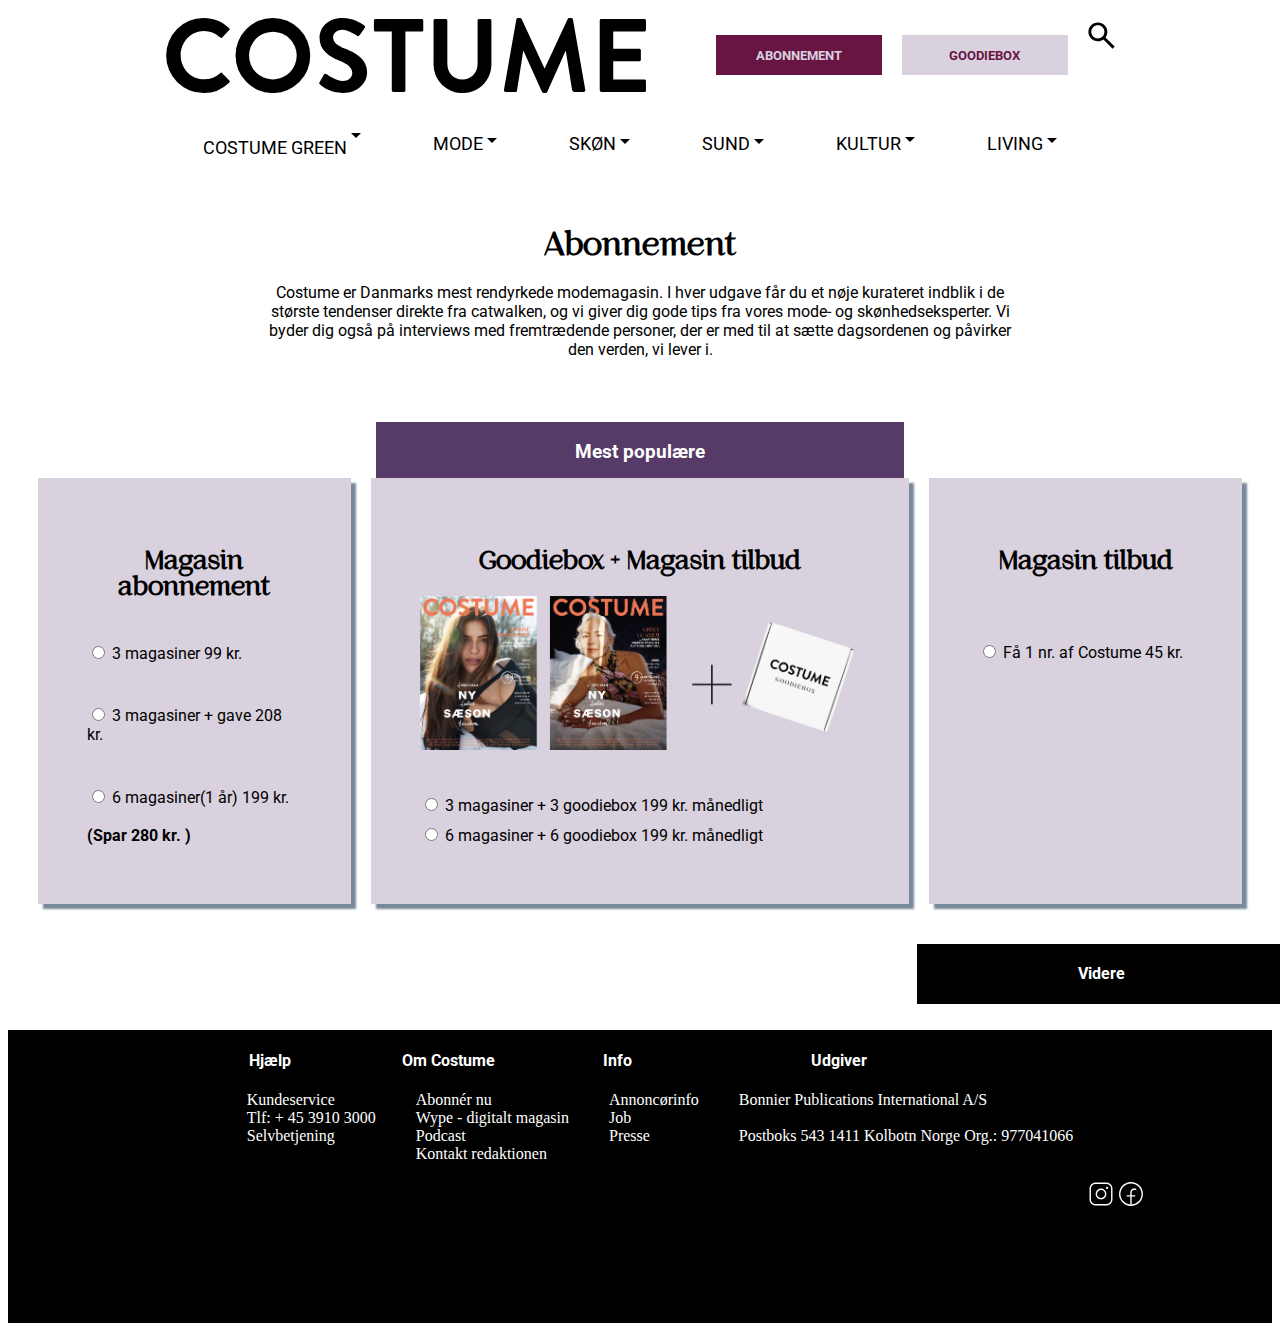
<file: abonnement.html>
<!DOCTYPE html>
<html lang="en">
<head>
    <meta charset="UTF-8">
    <meta http-equiv="X-UA-Compatible" content="IE=edge">
    <meta name="viewport" content="width=device-width, initial-scale=1.0">
    <meta name="robots" content="noindex">
    <style>
      @import url('https://fonts.googleapis.com/css2?family=Roboto:ital,wght@0,400;0,500;0,700;1,400;1,500;1,700&display=swap');
      </style>
    <title>Document</title>
    <link rel="stylesheet" href="Abonnement.css" />
</head>
<body>
  <nav id="header-nav">
    <div class="menu">
      <img  onclick="window.location.href = 'index.html';"class="logo" src="logo.svg" alt="logo" >
      <div class="menu2">
        <button class="abonnement-button" onclick="window.location.href = 'abonnement.html';" >ABONNEMENT</button>
        <button class="Goodiebox-button" onclick="window.location.href = 'goodiebox.html';">GOODIEBOX</button> 
        <img src="Billeder/search.svg" alt="search">
    </div>
      </div>
      <button id="burgermenu">☰ </button>
      <ul id="nav-list">
        <li><a class="underline-animation" href="#">COSTUME GREEN <img src="Billeder/dropdown.svg" alt="drop"></a>
          <ul class="costumeg">
            <li><a href="underside.html">Mode</a></li>
            <li><a href="underside.html">Skøn</a></li>
            <li><a href="underside.html">Sund</a></li>
            <li><a href="underside.html">Kultur</a></li>
            <li><a href="underside.html">Living</a></li>
          </ul>
      </li>
        <li><a class="underline-animation"  href="#">MODE <img src="Billeder/dropdown.svg" alt="drop"></a>
          <ul>
            <li><a href="underside.html">Modeuge</a></li>
            <li><a href="underside.html">Shopping</a></li>
            <li><a href="underside.html">Streetstyle</a></li>
            <li><a href="underside.html">Interview</a></li>
            <li><a href="underside.html">Mini</a></li>
          </ul>
        </li>
        <li><a class="underline-animation"  href="#">SKØN <img src="Billeder/dropdown.svg" alt="drop"></a>
          <ul>
              <li><a href="underside.html">Nyheder</a></li>
              <li><a href="underside.html">Makeup</a></li>
              <li><a href="underside.html">Hår</a></li>
              <li><a href="underside.html">Hudpleje</a></li>
              <li><a href="underside.html">#skønhedsfavoritter</a></li>
            </ul></li>
        <li><a class="underline-animation"  href="#">SUND <img src="Billeder/dropdown.svg" alt="drop"></a>
          <ul>
              <li><a href="underside.html">Træning</a></li>
              <li><a href="underside.html">Opskrifter</a></li>
            </ul></li>
        <li><a class="underline-animation"  href="#">KULTUR <img src="Billeder/dropdown.svg" alt="drop"></a>
          <ul>
              <li><a href="underside.html">Film & serier</a></li>
              <li><a href="underside.html">Rejse</a></li>
              <li><a href="underside.html">Spisesteder</a></li>
            </ul></li>
        <li><a class="underline-animation" href="#">LIVING <img src="Billeder/dropdown.svg" alt="drop"></a>
          <ul>
            <li><a href="underside.html">Horoskop</a></li>
            <li><a href="underside.html">Boliger</a></li>
            <li><a href="underside.html">Boligfund</a></li>
          </ul>
        </li>
      </ul>
    </nav> 
    <h1>Abonnement</h1>
    <p>Costume er Danmarks mest rendyrkede modemagasin. I hver udgave får du et nøje kurateret indblik i de største tendenser direkte fra catwalken, og vi giver dig gode tips fra vores mode- og skønhedseksperter. Vi byder dig også på interviews med fremtrædende personer, der er med til at sætte dagsordenen og påvirker den verden, vi lever i.</p>
    <div class="popbox">
      <h3>Mest populære</h3>
    </div>
    <div class="container">
      
        <div class="box">
          <h2>Magasin abonnement</h2>
          <label>
            <input type="radio" name="plan" value="basic">
            3 magasiner  99 kr.           </label>
          <label>
            <input type="radio" name="plan" value="pro">
            3 magasiner + gave  208 kr.           </label>
          <label>
            <input type="radio" name="plan" value="premium">
            6 magasiner(1 år)  199 kr.<b><br> <br>(Spar 280 kr. ) </b>   </label>
        </div>
       
        <div class="box bigger-box">
      
          <h2>Goodiebox + Magasin tilbud</h2>
          <img src="Billeder/bladoggoodie.png" alt="bladoggoodie">
          <label>
            <input type="radio" name="payment" value="credit">
            3 magasiner + 3 goodiebox 199 kr. månedligt        </label>
          <label>
            <input type="radio" name="payment" value="paypal">
            6 magasiner + 6 goodiebox 199 kr. månedligt           </label>
        </div>
        <div class="box">
          <h2>Magasin tilbud</h2>
          <label>
            <input class="trelabel" type="radio" name="terms" value="agree">
            Få 1 nr. af Costume  45 kr. 
          </label>
        </div>
      </div>
      <button class="videre-button">Videre</button>
      <footer>
        <div class="container_footer">
          <div class="row_footer">
            <div class="col-md-3">
              <h4 class="h4footer">Hjælp</h4>
              <ul class="ul_f">
                <li class="li_f">Kundeservice</li>
                <li class="li_f">Tlf: + 45 3910 3000</li>
                <li class="li_f">Selvbetjening</li>
              </ul>
            </div>
            <div class="col-md-3">
              <h4 class="h4footer">Om Costume</h4>
              <ul class="ul_f">
                <li class="li_f">Abonnér nu</li>
                <li class="li_f">Wype - digitalt magasin</li>
                <li class="li_f">Podcast</li>
                <li class="li_f">Kontakt redaktionen</li>
              </ul>
            </div>
            <div class="col-md-3">
              <h4 class="h4footer">Info</h4>
              <ul class="ul_f">
                <li class="li_f">Annoncørinfo</li>
                <li class="li_f">Job</li>
                <li class="li_f">Presse</li>
              </ul>
            </div>
            <div class="col-md-3">
              <h4 class="h4footer">Udgiver</h4>
              <ul class="ul_f">
                <li class="li_f">   Bonnier Publications International A/S <br> <br>
                    Postboks 543 1411 Kolbotn Norge Org.: 977041066</li>
              </ul>
            </div>
          </div>
        </div>
        <div class="sociale">
        <img src="Billeder/insta.svg" alt="insta">
        <img src="Billeder/facebook.svg" alt="facebook">
    </div>
      </footer>  
      <script src="java.js"></script>
</body>
</html>
</file>
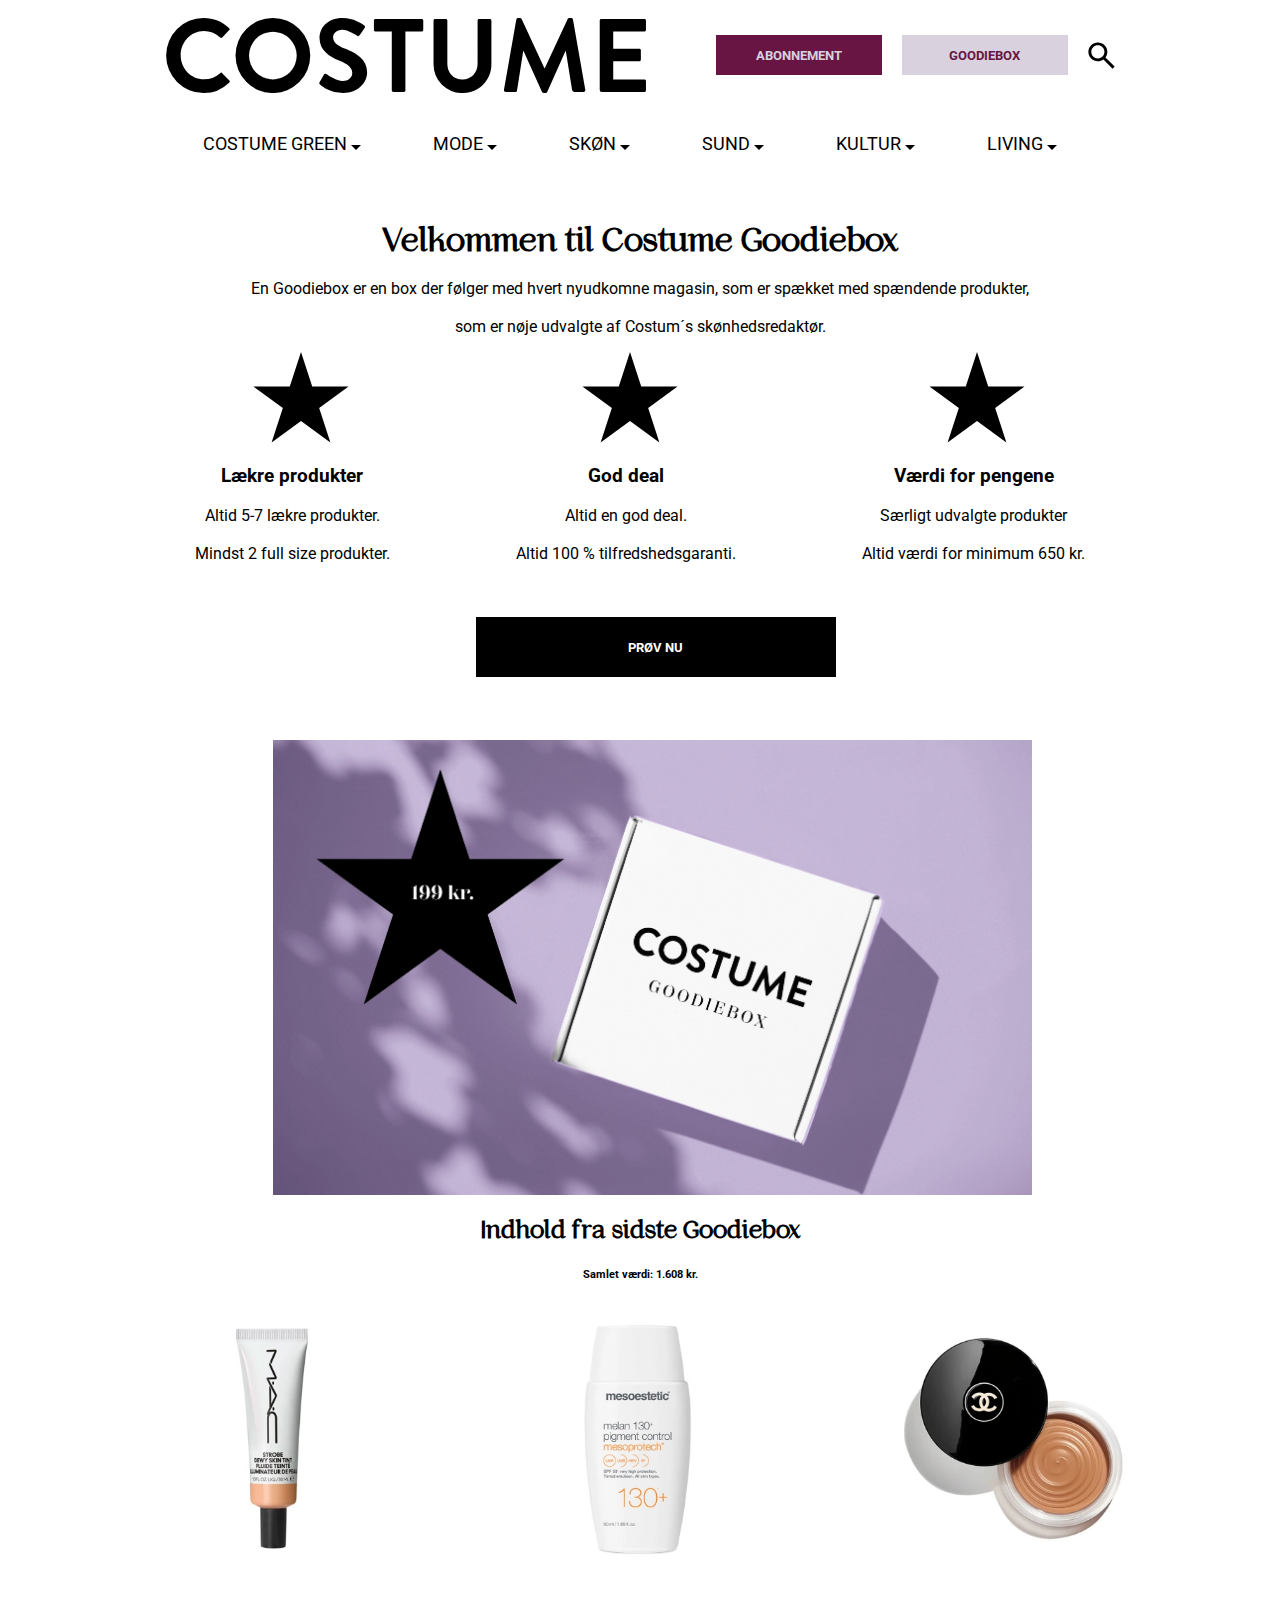
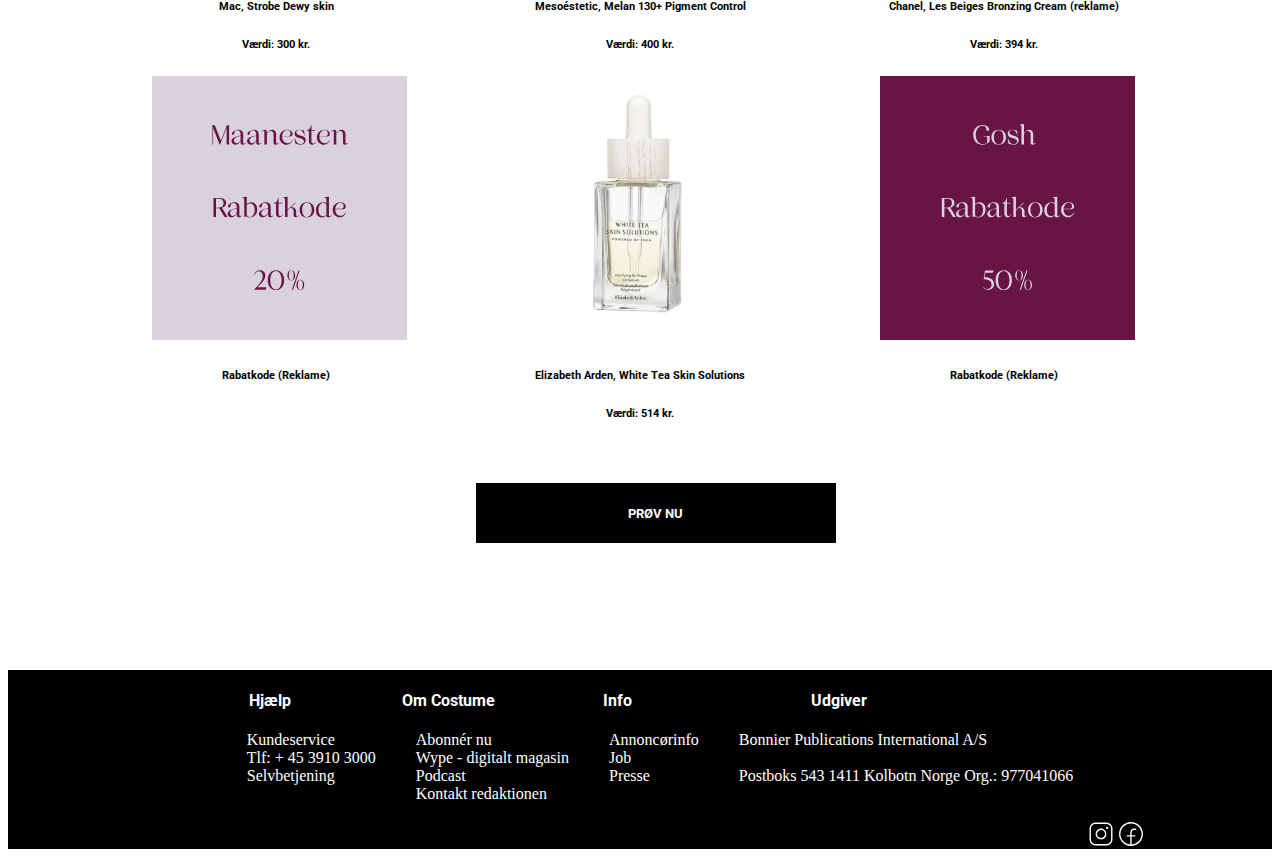
<file: goodiebox.html>
<!DOCTYPE html>
<html lang="en">
<head>
    <meta charset="UTF-8">
    <meta http-equiv="X-UA-Compatible" content="IE=edge">
    <meta name="viewport" content="width=device-width, initial-scale=1.0">
    <link rel="stylesheet" href="goodiebox.css" />
    <meta name="robots" content="noindex">
    <style>
        @import url('https://fonts.googleapis.com/css2?family=Roboto:ital,wght@0,400;0,500;0,700;1,400;1,500;1,700&display=swap');
        </style>
    <title>Document</title>
</head>
<body>
     <nav id="header-nav">
    <div class="menu">
     <img  onclick="window.location.href = 'index.html';" class="logo" src="logo.svg" alt="logo" >
      <div class="menu2">
        <button class="abonnement-button" onclick="window.location.href = 'abonnement.html';" >ABONNEMENT</button>
        <button class="Goodiebox-button" onclick="window.location.href = 'goodiebox.html';">GOODIEBOX</button> 
        <img src="Billeder/search.svg" alt="search">
    </div>
      </div>
      <button id="burgermenu">☰ </button>
      <ul id="nav-list">
        <li><a class="underline-animation" href="#">COSTUME GREEN <img src="Billeder/dropdown.svg" alt="drop"></a>
          <ul class="costumeg">
            <li><a href="underside.html">Mode</a></li>
            <li><a href="underside.html">Skøn</a></li>
            <li><a href="underside.html">Sund</a></li>
            <li><a href="underside.html">Kultur</a></li>
            <li><a href="underside.html">Living</a></li>
          </ul>
      </li>
        <li><a class="underline-animation"  href="#">MODE <img src="Billeder/dropdown.svg" alt="drop"></a>
          <ul>
            <li><a href="underside.html">Modeuge</a></li>
            <li><a href="underside.html">Shopping</a></li>
            <li><a href="underside.html">Streetstyle</a></li>
            <li><a href="underside.html">Interview</a></li>
            <li><a href="underside.html">Mini</a></li>
          </ul>
        </li>
        <li><a class="underline-animation"  href="#">SKØN <img src="Billeder/dropdown.svg" alt="drop"></a>
          <ul>
              <li><a href="underside.html">Nyheder</a></li>
              <li><a href="underside.html">Makeup</a></li>
              <li><a href="underside.html">Hår</a></li>
              <li><a href="underside.html">Hudpleje</a></li>
              <li><a href="underside.html">#skønhedsfavoritter</a></li>
            </ul></li>
        <li><a class="underline-animation"  href="#">SUND <img src="Billeder/dropdown.svg" alt="drop"></a>
          <ul>
              <li><a href="underside.html">Træning</a></li>
              <li><a href="underside.html">Opskrifter</a></li>
            </ul></li>
        <li><a class="underline-animation"  href="#">KULTUR <img src="Billeder/dropdown.svg" alt="drop"></a>
          <ul>
              <li><a href="underside.html">Film & serier</a></li>
              <li><a href="underside.html">Rejse</a></li>
              <li><a href="underside.html">Spisesteder</a></li>
            </ul></li>
        <li><a class="underline-animation" href="#">LIVING <img src="Billeder/dropdown.svg" alt="drop"></a>
          <ul>
            <li><a href="underside.html">Horoskop</a></li>
            <li><a href="underside.html">Boliger</a></li>
            <li><a href="underside.html">Boligfund</a></li>
          </ul>
        </li>
      </ul>
    </nav> 
    <section>
        <h1>Velkommen til Costume Goodiebox</h1>
        <p>En Goodiebox er en box der følger med hvert nyudkomne magasin, som er spækket med spændende produkter, <br><br> som er nøje udvalgte af Costum´s skønhedsredaktør.</p>
    </section>
    <section>
        <div class="star_row">
            <div >
                <img class="star" src="Billeder/star.svg" alt="star">
                <h3>Lækre produkter</h3>
                <p>Altid 5-7 lækre produkter. <br>
                <br> Mindst 2 full size produkter.</p>
            </div>
            <div>
                <img class="star"  src="Billeder/star.svg" alt="star">
                <h3>God deal</h3>
                <p>Altid en god deal. <br>
                <br> Altid 100 % tilfredshedsgaranti.</p>
            </div>
            <div>
                <img class="star" src="Billeder/star.svg" alt="star">
                <h3>Værdi for pengene</h3>
                <p>Særligt udvalgte produkter<br>
                <br> Altid værdi for minimum 650 kr.</p>
            </div>
        </div>
    </section>
    <button onclick="window.location.href = 'abonnement.html';" class="provnu">PRØV NU</button>
<section>
    <img class="storimg" src="Billeder/goodie_siden.webp" alt="goodie">
</section>
<section>
    <div>
        <h2>Indhold fra sidste Goodiebox</h2>
        <h6>Samlet værdi: 1.608 kr. </h6>
    </div>
    <div class="produkter_row">
        <div>
            <img class="produkt" src="Billeder/mac.webp" alt="mac">
            <h6>Mac, Strobe Dewy skin</h6>
            <h6>Værdi: 300 kr. </h6>
        </div>
        <div>
            <img class="produkt"  src="Billeder/creme.webp" alt="creme">
            <h6>Mesoéstetic, Melan 130+ Pigment Control</h6>
            <h6>Værdi: 400 kr.  </h6>
        </div>
        <div>
            <img class="produkt"  src="Billeder/chanel.webp" alt="chanel">
            <h6>Chanel, Les Beiges Bronzing Cream (reklame)</h6>
            <h6>Værdi: 394 kr.  </h6>
        </div>
    </div>

    <div class="produkter_row">
        <div>
            <img class="produkt"  src="Billeder/maanesten.svg" alt="maanesten">
            <h6>Rabatkode (Reklame)</h6>
        </div>
        <div>
            <img class="produkt"  src="Billeder/drops.webp" alt="drops">
            <h6>Elizabeth Arden, White Tea Skin Solutions</h6>
            <h6>Værdi: 514 kr.</h6>
        </div>
        <div>
            <img class="produkt"  src="Billeder/gosh.svg" alt="gosh">
            <h6>Rabatkode (Reklame)</h6>
        </div>
    </div>
    <div>
        <button onclick="window.location.href = 'abonnement.html';" class="provnu">PRØV NU</button>
    </div>
</section>
<footer>
    <div class="container_footer">
      <div class="row_footer">
        <div class="col-md-3">
          <h4 class="h4footer">Hjælp</h4>
          <ul class="ul_f">
            <li class="li_f">Kundeservice</li>
            <li class="li_f">Tlf: + 45 3910 3000</li>
            <li class="li_f">Selvbetjening</li>
          </ul>
        </div>
        <div class="col-md-3">
          <h4 class="h4footer">Om Costume</h4>
          <ul class="ul_f">
            <li class="li_f">Abonnér nu</li>
            <li class="li_f">Wype - digitalt magasin</li>
            <li class="li_f">Podcast</li>
            <li class="li_f">Kontakt redaktionen</li>
          </ul>
        </div>
        <div class="col-md-3">
          <h4 class="h4footer">Info</h4>
          <ul class="ul_f">
            <li class="li_f">Annoncørinfo</li>
            <li class="li_f">Job</li>
            <li class="li_f">Presse</li>
          </ul>
        </div>
        <div class="col-md-3">
          <h4 class="h4footer">Udgiver</h4>
          <ul class="ul_f">
            <li class="li_f">   Bonnier Publications International A/S <br> <br>
                Postboks 543 1411 Kolbotn Norge Org.: 977041066</li>
          </ul>
        </div>
      </div>
    </div>
    <div class="sociale">
    <img src="Billeder/insta.svg" alt="insta">
    <img src="Billeder/facebook.svg" alt="facebook">
</div>
  </footer>  
    <script src="java.js"></script>
</body>
</html>
</file>
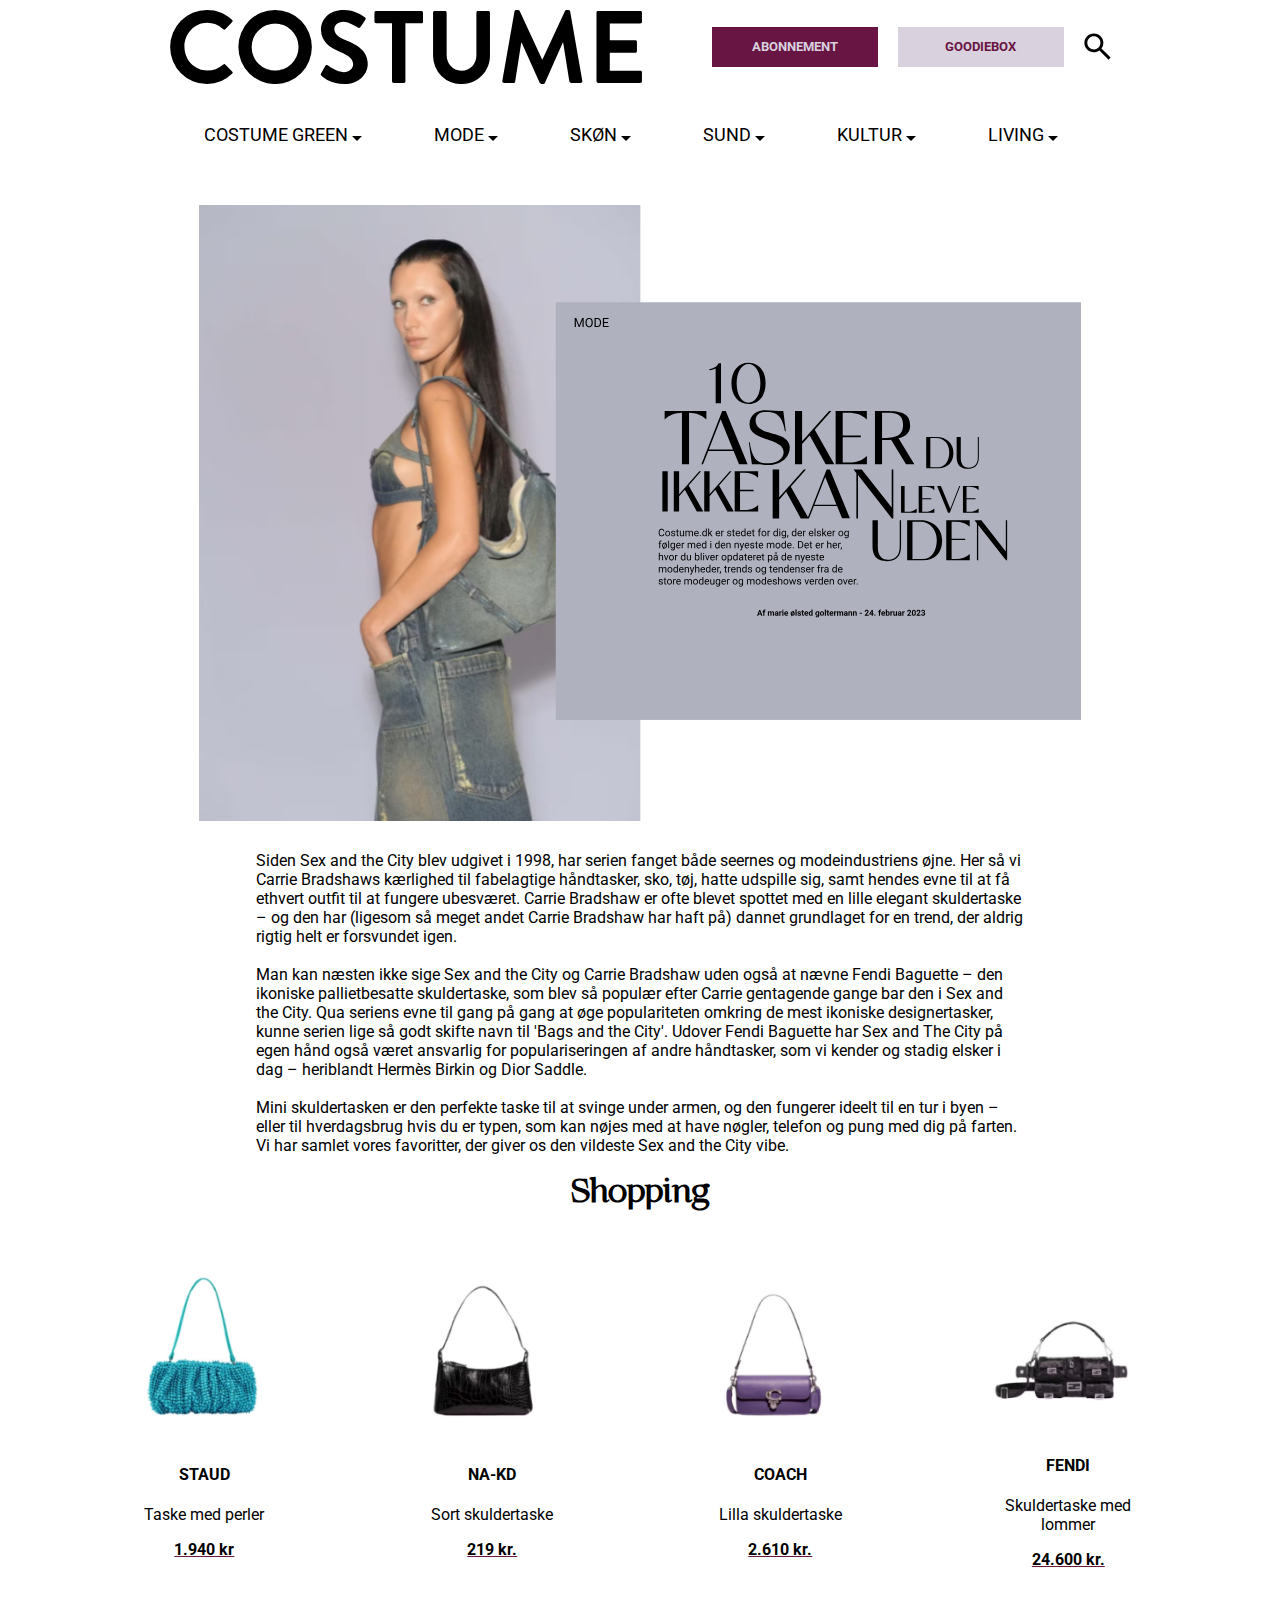
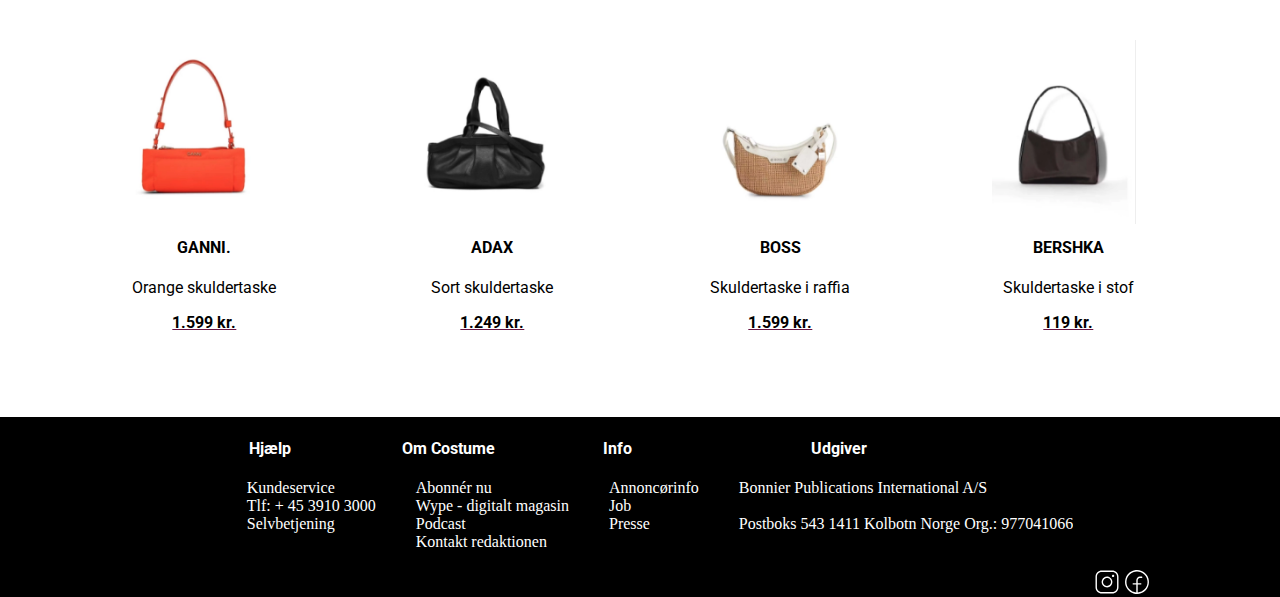
<file: underkategori.html>
<!DOCTYPE html>
<html lang="en">
<head>
    <meta charset="UTF-8">
    <meta http-equiv="X-UA-Compatible" content="IE=edge">
    <meta name="viewport" content="width=device-width, initial-scale=1.0">
    <meta name="robots" content="noindex">
    <link rel="stylesheet" href="underkategori.css" />
    <style>
      @import url('https://fonts.googleapis.com/css2?family=Roboto:ital,wght@0,400;0,500;0,700;1,400;1,500;1,700&display=swap');
      </style>
    <title>Document</title>
</head>
<nav id="header-nav">
  <div class="menu">
    <img  onclick="window.location.href = 'index.html';"class="logo" src="logo.svg" alt="logo" >
    <div class="menu2">
      <button class="abonnement-button" onclick="window.location.href = 'abonnement.html';" >ABONNEMENT</button>
      <button class="Goodiebox-button" onclick="window.location.href = 'goodiebox.html';">GOODIEBOX</button> 
      <img src="Billeder/search.svg" alt="search">
  </div>
    </div>
    <button id="burgermenu">☰ </button>
    <ul id="nav-list">
      <li><a class="underline-animation" href="#">COSTUME GREEN <img src="Billeder/dropdown.svg" alt="drop"></a>
        <ul class="costumeg">
          <li><a href="underside.html">Mode</a></li>
          <li><a href="underside.html">Skøn</a></li>
          <li><a href="underside.html">Sund</a></li>
          <li><a href="underside.html">Kultur</a></li>
          <li><a href="underside.html">Living</a></li>
        </ul>
    </li>
      <li><a class="underline-animation"  href="#">MODE <img src="Billeder/dropdown.svg" alt="drop"></a>
        <ul>
          <li><a href="underside.html">Modeuge</a></li>
          <li><a href="underside.html">Shopping</a></li>
          <li><a href="underside.html">Streetstyle</a></li>
          <li><a href="underside.html">Interview</a></li>
          <li><a href="underside.html">Mini</a></li>
        </ul>
      </li>
      <li><a class="underline-animation"  href="#">SKØN <img src="Billeder/dropdown.svg" alt="drop"></a>
        <ul>
            <li><a href="underside.html">Nyheder</a></li>
            <li><a href="underside.html">Makeup</a></li>
            <li><a href="underside.html">Hår</a></li>
            <li><a href="underside.html">Hudpleje</a></li>
            <li><a href="underside.html">#skønhedsfavoritter</a></li>
          </ul></li>
      <li><a class="underline-animation"  href="#">SUND <img src="Billeder/dropdown.svg" alt="drop"></a>
        <ul>
            <li><a href="underside.html">Træning</a></li>
            <li><a href="underside.html">Opskrifter</a></li>
          </ul></li>
      <li><a class="underline-animation"  href="#">KULTUR <img src="Billeder/dropdown.svg" alt="drop"></a>
        <ul>
            <li><a href="underside.html">Film & serier</a></li>
            <li><a href="underside.html">Rejse</a></li>
            <li><a href="underside.html">Spisesteder</a></li>
          </ul></li>
      <li><a class="underline-animation" href="#">LIVING <img src="Billeder/dropdown.svg" alt="drop"></a>
        <ul>
          <li><a href="underside.html">Horoskop</a></li>
          <li><a href="underside.html">Boliger</a></li>
          <li><a href="underside.html">Boligfund</a></li>
        </ul>
      </li>
    </ul>
  </nav> 
    <body>
        <div class="container">
          <div class="content">
            <img class="bella" src="Billeder/bella.svg" alt="bella">
          </div>
        </div>
        <div class="tekst">
          <p>Siden Sex and the City blev udgivet i 1998, har serien fanget både seernes og modeindustriens øjne. Her så vi Carrie Bradshaws kærlighed til fabelagtige håndtasker, sko, tøj, hatte udspille sig, samt hendes evne til at få ethvert outfit til at fungere ubesværet. Carrie Bradshaw er ofte blevet spottet med en lille elegant skuldertaske – og den har (ligesom så meget andet Carrie Bradshaw har haft på) dannet grundlaget for en trend, der aldrig rigtig helt er forsvundet igen.<br>

            <br>Man kan næsten ikke sige Sex and the City og Carrie Bradshaw uden også at nævne Fendi Baguette – den ikoniske pallietbesatte skuldertaske, som blev så populær efter Carrie gentagende gange bar den i Sex and the City. Qua seriens evne til gang på gang at øge populariteten omkring de mest ikoniske designertasker, kunne serien lige så godt skifte navn til 'Bags and the City'. Udover Fendi Baguette har Sex and The City på egen hånd også været ansvarlig for populariseringen af andre håndtasker, som vi kender og stadig elsker i dag – heriblandt Hermès Birkin og Dior Saddle.<br>
            
            <br> Mini skuldertasken er den perfekte taske til at svinge under armen, og den fungerer ideelt til en tur i byen – eller til hverdagsbrug hvis du er typen, som kan nøjes med at have nøgler, telefon og pung med dig på farten. Vi har samlet vores favoritter, der giver os den vildeste Sex and the City vibe.</p>
        </div>
        <div>
        <h1>Shopping</h1>
        <div class="image-container">
          <div>
            <img src="Billeder/taske1.webp" alt="Image 1">
            <h4 class="subheadline">STAUD</h4>
            <p class="subheadline">Taske med perler</p>
            <h4 class="subheadline" id="underline">1.940 kr</h4>
          </div>
          <div>
            <img src="Billeder/taske2.webp" alt="Image 2">
            <h4 class="subheadline">NA-KD</h4>
            <p class="subheadline">Sort skuldertaske</p>
            <h4 class="subheadline" id="underline"> 219 kr.</h4>
          </div>
          <div>
            <img src="Billeder/taske3.webp" alt="Image 3">
            <h4 class="subheadline">COACH</h4>
            <p class="subheadline">Lilla skuldertaske</p>
            <h4 class="subheadline" id="underline">2.610 kr.</h4>
          </div>
          <div>
            <img src="Billeder/taske4.webp" alt="Image 4">
            <h4 class="subheadline">FENDI</h4>
            <p class="subheadline">Skuldertaske med lommer</p>
            <h4 class="subheadline" id="underline">24.600 kr.</h4>
          </div>
        </div>
        <div class="image-container">
          <div>
            <img src="Billeder/taske5.webp" alt="Image 1">
            <h4 class="subheadline">GANNI.</h4>
            <p class="subheadline">Orange skuldertaske</p>
            <h4 class="subheadline" id="underline">1.599 kr.</h4>
          </div>
          <div>
            <img src="Billeder/taske6.webp" alt="Image 2">
            <h4 class="subheadline">ADAX</h4>
            <p class="subheadline">Sort skuldertaske</p>
            <h4 class="subheadline" id="underline">1.249 kr.</h4>
          </div>
          <div>
            <img src="Billeder/taske7.webp" alt="Image 3">
            <h4 class="subheadline">BOSS</h4>
            <p class="subheadline">Skuldertaske i raffia</p>
            <h4 class="subheadline" id="underline">1.599 kr.</h4>
          </div>
          <div>
            <img src="Billeder/taske8.webp" alt="Image 4">
            <h4 class="subheadline">BERSHKA</h4>
            <p class="subheadline">Skuldertaske i stof</p>
            <h4 class="subheadline" id="underline">119 kr.</h4>
          </div>
        </div>
      </div>
      <footer>
        <div class="container_footer">
          <div class="row_footer">
            <div class="col-md-3">
              <h4 class="h4footer">Hjælp</h4>
              <ul class="ul_f">
                <li class="li_f">Kundeservice</li>
                <li class="li_f">Tlf: + 45 3910 3000</li>
                <li class="li_f">Selvbetjening</li>
              </ul>
            </div>
            <div class="col-md-3">
              <h4 class="h4footer">Om Costume</h4>
              <ul class="ul_f">
                <li class="li_f">Abonnér nu</li>
                <li class="li_f">Wype - digitalt magasin</li>
                <li class="li_f">Podcast</li>
                <li class="li_f">Kontakt redaktionen</li>
              </ul>
            </div>
            <div class="col-md-3">
              <h4 class="h4footer">Info</h4>
              <ul class="ul_f">
                <li class="li_f">Annoncørinfo</li>
                <li class="li_f">Job</li>
                <li class="li_f">Presse</li>
              </ul>
            </div>
            <div class="col-md-3">
              <h4 class="h4footer">Udgiver</h4>
              <ul class="ul_f">
                <li class="li_f">   Bonnier Publications International A/S <br> <br>
                    Postboks 543 1411 Kolbotn Norge Org.: 977041066</li>
              </ul>
            </div>
          </div>
        </div>
        <div class="sociale">
        <img src="Billeder/insta.svg" alt="insta">
        <img src="Billeder/facebook.svg" alt="facebook">
    </div>
      </footer>  
      <script src="java.js"></script>
</body>
</html>
</file>
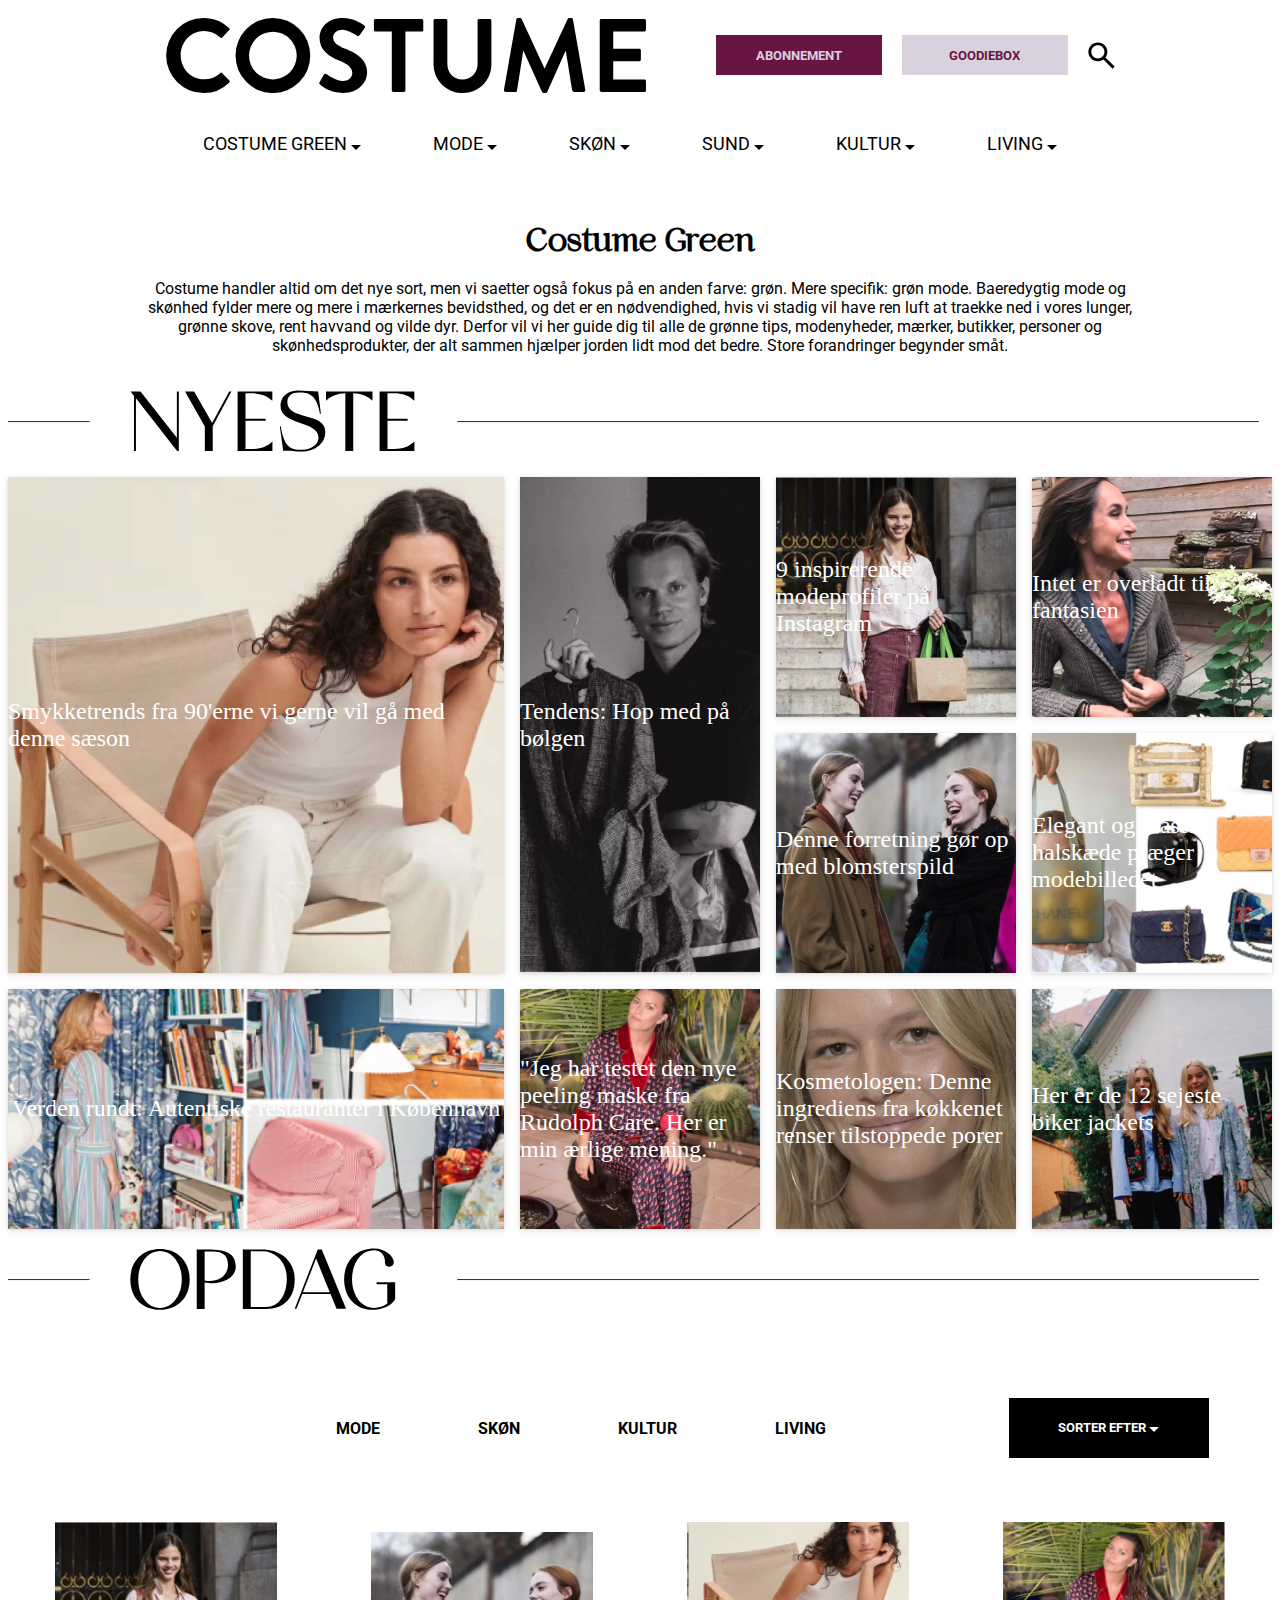
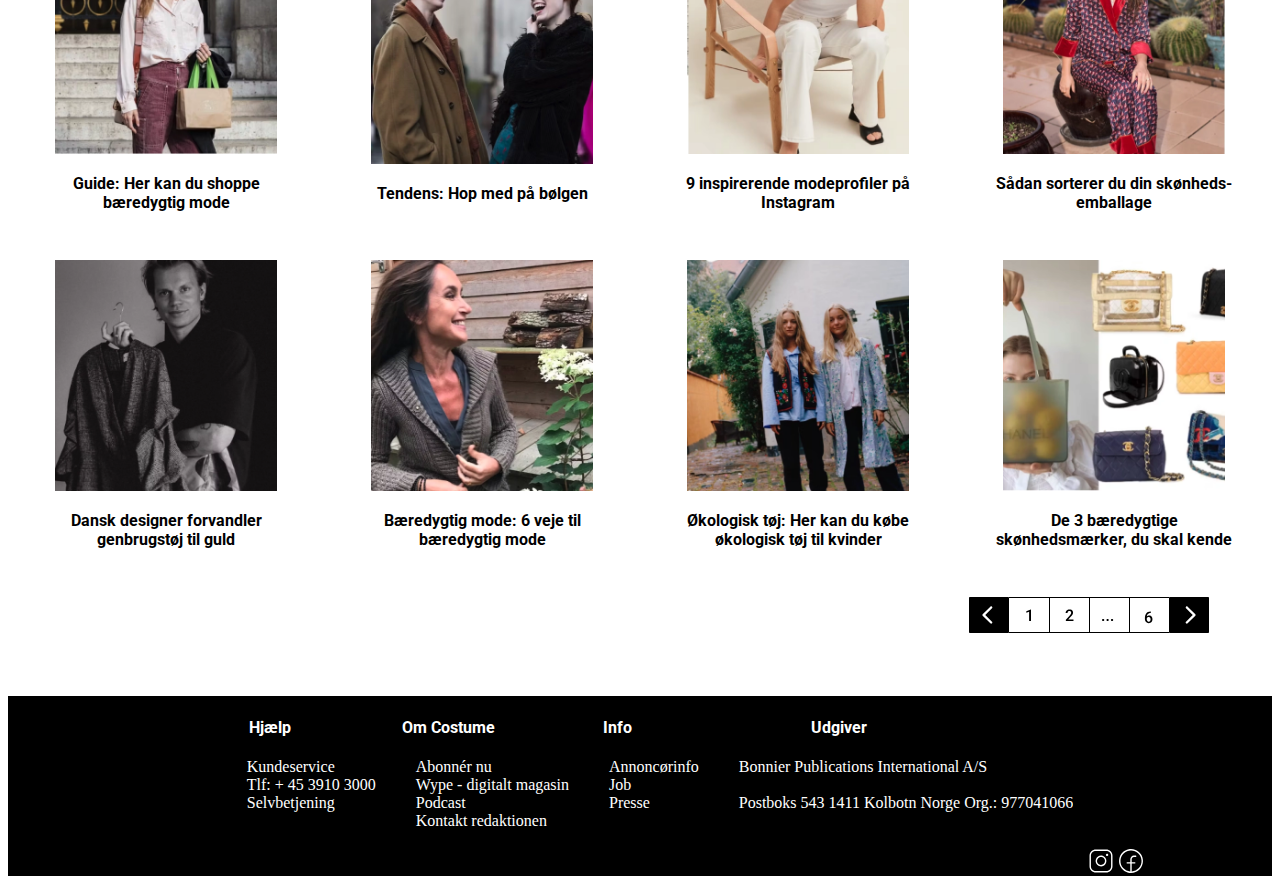
<file: underside.html>
<!DOCTYPE html>
<html lang="en">
<head>
    <meta charset="UTF-8">
    <meta http-equiv="X-UA-Compatible" content="IE=edge">
    <meta name="viewport" content="width=device-width, initial-scale=1.0">
    <link rel="stylesheet" href="underside.css" />
    <meta name="robots" content="noindex">
    <style>
      @import url('https://fonts.googleapis.com/css2?family=Roboto:ital,wght@0,400;0,500;0,700;1,400;1,500;1,700&display=swap');
      </style>
    <title>Document</title>
</head>
<body>
  <nav id="header-nav">
    <div class="menu">
      <img  onclick="window.location.href = 'index.html';"class="logo" src="logo.svg" alt="logo">
      <div class="menu2">
        <button class="abonnement-button" onclick="window.location.href = 'abonnement.html';" >ABONNEMENT</button>
        <button class="Goodiebox-button" onclick="window.location.href = 'goodiebox.html';">GOODIEBOX</button> 
        <img src="Billeder/search.svg" alt="search">
    </div>
      </div>
      <button id="burgermenu">☰ </button>
      <ul id="nav-list">
        <li><a class="underline-animation" href="#">COSTUME GREEN <img src="Billeder/dropdown.svg" alt="drop"></a>
          <ul class="costumeg">
            <li><a href="underside.html">Mode</a></li>
            <li><a href="underside.html">Skøn</a></li>
            <li><a href="underside.html">Sund</a></li>
            <li><a href="underside.html">Kultur</a></li>
            <li><a href="underside.html">Living</a></li>
          </ul>
      </li>
        <li><a class="underline-animation"  href="#">MODE <img src="Billeder/dropdown.svg" alt="drop"></a>
          <ul>
            <li><a href="underside.html">Modeuge</a></li>
            <li><a href="underside.html">Shopping</a></li>
            <li><a href="underside.html">Streetstyle</a></li>
            <li><a href="underside.html">Interview</a></li>
            <li><a href="underside.html">Mini</a></li>
          </ul>
        </li>
        <li><a class="underline-animation"  href="#">SKØN <img src="Billeder/dropdown.svg" alt="drop"></a>
          <ul>
              <li><a href="underside.html">Nyheder</a></li>
              <li><a href="underside.html">Makeup</a></li>
              <li><a href="underside.html">Hår</a></li>
              <li><a href="underside.html">Hudpleje</a></li>
              <li><a href="underside.html">#skønhedsfavoritter</a></li>
            </ul></li>
        <li><a class="underline-animation"  href="#">SUND <img src="Billeder/dropdown.svg" alt="drop"></a>
          <ul>
              <li><a href="underside.html">Træning</a></li>
              <li><a href="underside.html">Opskrifter</a></li>
            </ul></li>
        <li><a class="underline-animation"  href="#">KULTUR <img src="Billeder/dropdown.svg" alt="drop"></a>
          <ul>
              <li><a href="underside.html">Film & serier</a></li>
              <li><a href="underside.html">Rejse</a></li>
              <li><a href="underside.html">Spisesteder</a></li>
            </ul></li>
        <li><a class="underline-animation" href="#">LIVING <img src="Billeder/dropdown.svg" alt="drop"></a>
          <ul>
            <li><a href="underside.html">Horoskop</a></li>
            <li><a href="underside.html">Boliger</a></li>
            <li><a href="underside.html">Boligfund</a></li>
          </ul>
        </li>
      </ul>
    </nav> 
    <section>
        <h1>Costume Green</h1>
        <p>Costume handler altid om det nye sort, men vi saetter også fokus på en anden farve: grøn. Mere specifik: grøn mode. Baeredygtig mode og skønhed fylder mere og mere i mærkernes bevidsthed, og det er en nødvendighed, hvis vi stadig vil have ren luft at traekke ned i vores lunger, grønne skove, rent havvand og vilde dyr. Derfor vil vi her guide dig til alle de grønne tips, modenyheder, mærker, butikker, personer og skønhedsprodukter, der alt sammen hjælper jorden lidt mod det bedre. Store forandringer begynder småt.</p>
    </div>
    </section>
    <section>
        <img class="overskrifter" src="Billeder/nyeste.svg" alt="nyeste">
            <div class="container">
                <div onclick="window.location.href = 'underkategori.html';"
                    class="card card-tall card-wide"
                    style="background-image:url(Billeder/storebillede.webp)"
                  >
                  Smykketrends fra 90'erne vi gerne vil gå med denne sæson
                  </div>
                  <div
                    class="card card-tall"
                    style="background-image:url(Billeder/sorthvid.webp)"
                  >
                  Tendens: Hop med på bølgen
                  </div>
                  <div onclick="window.location.href = 'underkategori.html';"
                    class="card"
                    style="background-image:url(Billeder/barbera.webp)"              >
                    9 inspirerende modeprofiler på Instagram
                  </div>
                  <div onclick="window.location.href = 'underkategori.html';"
                    class="card"
                    style="background-image:url(Billeder/smiler.webp)"              >
                    Intet er overladt til fantasien
                  </div>
                  <div onclick="window.location.href = 'underkategori.html';"
                    class="card"
                    style="background-image:url(Billeder/topiger.webp)"              >
                    Denne forretning gør op med blomsterspild
                  </div>
                  <div onclick="window.location.href = 'underkategori.html';"
                    class="card"
                    style="background-image:url(Billeder/tasker.webp)"              >
                    Elegant og klassisk halskæde præger modebilledet
                  </div>
                  <div onclick="window.location.href = 'underkategori.html';"
                    class="card card-wide"
                    style="background-image:url(Billeder/garderobe.webp)"              >
                    Verden rundt: Autentiske restauranter i København
                  </div>
                  <div onclick="window.location.href = 'underkategori.html';"
                    class="card"
                    style="background-image:url(Billeder/pyjamas.webp)"              >
                    "Jeg har testet den nye peeling maske fra Rudolph Care. Her er min ærlige mening."
                  </div>
                  <div onclick="window.location.href = 'underkategori.html';"
                    class="card"
                    style="background-image:url(Billeder/ansigtmodel.webp)"              >
                    Kosmetologen: Denne ingrediens fra køkkenet renser tilstoppede porer
                  </div>
                  <div onclick="window.location.href = 'underkategori.html';"
                    class="card"
                    style="background-image:url(Billeder/piger.webp)"              >
                    Her er de 12 sejeste biker jackets 
                  </div>
            </div>
          </section>
          <section>
            <img class="overskrifter" src="Billeder/opdag.svg" alt="nyeste">
          </section>
          <section>
          <div class="menu_linjen_desk">
            <div class="menu_linjen">
            <h4 class="underline-animation">MODE</h4>
            <h4 class="underline-animation">SKØN</h4>
            <h4 class="underline-animation">KULTUR</h4>
            <h4 class="underline-animation">LIVING</h4>
          </div>
            <button class="sorter">SORTER EFTER <img src="Billeder/dropdownwhite.svg" alt="drop"></button>
          </div>

        </section>
          <section>
            <div class="flex_row">
              <div class="card_row">
                <img class="cardimg" src="Billeder/billed1.webp" alt="tester">
                <h3>Guide: Her kan du shoppe bæredygtig mode</h3>
              </div>
                <div class="card_row">
                  <img class="cardimg" src="Billeder/billed2.webp" alt="tester">
                  <h3>Tendens: Hop med på bølgen</h3>
                </div>
                <div class="card_row">
                  <img class="cardimg" src="Billeder/billed3.webp" alt="tester">
                  <h3>9 inspirerende modeprofiler på Instagram</h3>
                </div>
                <div class="card_row">
                  <img class="cardimg" src="Billeder/billed4.webp" alt="tester">
                  <h3>Sådan sorterer du din skønheds-emballage</h3>
                </div>
            </div>
            <div class="flex_row">
              <div class="card_row">
                <img class="cardimg" src="Billeder/billed5.webp" alt="tester">
                <h3>Dansk designer forvandler genbrugstøj til guld</h3>
              </div>
                <div class="card_row">
                  <img class="cardimg" src="Billeder/billed6.webp" alt="tester">
                  <h3>Bæredygtig mode: 6 veje til bæredygtig mode</h3>
                </div>
                <div class="card_row">
                  <img class="cardimg" src="Billeder/billed7.webp" alt="tester">
                  <h3>Økologisk tøj: Her kan du købe økologisk tøj til kvinder</h3>
                </div>
                <div class="card_row">
                  <img class="cardimg" src="Billeder/billed8.webp" alt="tester">
                  <h3>De 3 bæredygtige skønhedsmærker, du skal kende</h3>
                </div>
            </div>
          </section>
          <div class="next">
            <img src="Billeder/next_liste.svg" alt="next">
          </div>
          <footer>
            <div class="container_footer">
              <div class="row_footer">
                <div class="col-md-3">
                  <h4 class="h4footer">Hjælp</h4>
                  <ul class="ul_f">
                    <li class="li_f">Kundeservice</li>
                    <li class="li_f">Tlf: + 45 3910 3000</li>
                    <li class="li_f">Selvbetjening</li>
                  </ul>
                </div>
                <div class="col-md-3">
                  <h4 class="h4footer">Om Costume</h4>
                  <ul class="ul_f">
                    <li class="li_f">Abonnér nu</li>
                    <li class="li_f">Wype - digitalt magasin</li>
                    <li class="li_f">Podcast</li>
                    <li class="li_f">Kontakt redaktionen</li>
                  </ul>
                </div>
                <div class="col-md-3">
                  <h4 class="h4footer">Info</h4>
                  <ul class="ul_f">
                    <li class="li_f">Annoncørinfo</li>
                    <li class="li_f">Job</li>
                    <li class="li_f">Presse</li>
                  </ul>
                </div>
                <div class="col-md-3">
                  <h4 class="h4footer">Udgiver</h4>
                  <ul class="ul_f">
                    <li class="li_f">   Bonnier Publications International A/S <br> <br>
                        Postboks 543 1411 Kolbotn Norge Org.: 977041066</li>
                  </ul>
                </div>
              </div>
            </div>
            <div class="sociale">
            <img src="Billeder/insta.svg" alt="insta">
            <img src="Billeder/facebook.svg" alt="facebook">
        </div>
          </footer>  
    <script src="java.js"></script>
</body>
</html>
</file>
<file: Abonnement.css>
/*------------------ fonte start -----------------------*/
@font-face {
  font-family: "nelphim";
  src: url("fonts/nephilm-webfont.woff2") format("woff2");
}
h1{
  font-family: "nelphim";
}
h2{
  font-family: "nelphim";
}
h3{
  font-family: 'Roboto', sans-serif;
}
h4{
  font-family: 'Roboto', sans-serif;
}
h5{
  font-family: 'Roboto', sans-serif;
}
h6{
  font-family: 'Roboto', sans-serif;
}
p{
  font-family: 'Roboto', sans-serif;
}
button{
  font-family: 'Roboto', sans-serif;
  font-weight: bold;
}
label{
  font-family: 'Roboto', sans-serif;
}
a{
  font-family: 'Roboto', sans-serif;
}
/*------------------ fonte slut -----------------------*/
#burgermenu {
  padding: 0.5rem;
  height: 3rem;
  aspect-ratio: 1/1;
  display: grid;
  align-content: center;
  place-self: center;
  font-size: 3rem;
  text-align: center;
  border: none;
  background: transparent;
  cursor: pointer;
  color: var(--nav-text-color);
  display: none;
  z-index: 20;
  position: relative;

}

@media (max-width: 625px) {
  #burgermenu {
    display: block;
    margin-left: inherit;
  }

  #nav-list {
    display: none;
    position: absolute;
    width: 100vw;
    height: 100vh;
    left: 0;
    top: 0;
    flex-direction: column;
    margin-top: 152.4px;
    gap: 0;
    background-color: white;
    z-index: 2;
  }

  .nav-item {
    width: 100%;
  }

  .nav-item a {
    width: 100%;
    padding-block: 3rem;
    display: inline-block;
    text-align: center;
  }

  .nav-item:nth-child(2n) a {
    background-color: #14141422;
  }
}
nav {
  background-color: white;
  padding: 10px;
  width: 100%;
max-width: 1200px;
margin: 0 auto;
}
nav ul li {
  padding: 10px;
  margin: 0 10px;
}
.nav-wrapper {
  display: flex;
  justify-content: center;
  align-items: center;
}

 ul {
  list-style-type: none;
} 
.underline-animation {
  position: relative;
  display: inline-block;
} 

.underline-animation::after {
  content: '';
  position: absolute;
  left: 0;
  bottom: 0;
  width: 0;
  height: 2px;
  background-color: #681543;
  transition: width 0.3s ease;
} */

.underline-animation:hover::after {
  width: 100%;
} 

li {
  float: left;
} 

 li a {
  display: block;
  color: black;
  text-align: center;
  padding: 14px 16px;
  text-decoration: none;
  font-size: 18px;
} 

li ul {
  display: none;
  position: absolute;
  background-color: white;
  min-width: 160px;
  z-index: 1;
} 

li:hover ul {
  display: block;
} 

li ul li {
  float: none;
} 

li ul li a {
  color: black;
  padding: 12px 16px;
  text-decoration: none;
  display: block;
  text-align: left;
  font-size: 16px;
} 

li ul li a:hover {
  background-color: black;
  color:white;
}
/* --------------------------------- burgermenu stopper------------------------*/
/* --------------------------------- navigation------------------------*/
.logo{
  margin-right: 5%;
  margin-bottom: 5%;
}
.menu2{
  justify-content: center;
  display: flex;
  gap: 5%;
}
.abonnement-button{
border: none;
width: 166px;
height: 40px;
color: #D9D1DE;
background: #681543;  
}
.Goodiebox-button{
border: none;
width: 166px;
height: 40px;

color: #681543;
background: #D9D1DE;
}
.abonnement-button:hover{
background-color: #D9D1DE;
color:#681543;
}
.Goodiebox-button:hover{
background-color: #681543;
color:#D9D1DE;
}
/* --------------------------------- navigation stopper ------------------------*/
.container {
  justify-content: space-between;
  align-items: stretch; 
  margin: 20px; 
}

.box {
  background-color: #D9D1DE;
  padding: 20px;
  margin: 10px; 
  display: flex; 
  flex-direction: column; 
  justify-content: space-between; 
  box-shadow: 5px 5px 2px lightslategray;
}

.box h2 {
  font-size: 18px;
  margin-bottom: 10px;
}


.videre-button {
  padding: 10px 20px;
  border: none;
  font-size: 16px;
  margin-top: 10px;
  cursor: pointer;
  margin-left: 25%;
width: 200px;
height: 60px;
background: #681543;
color: #D9D1DE;
}
/*----------------------------- footer mobil -------------------------------*/
footer {
  background: #000;
  color: #fff;
  margin-top: 5%;
}

.h4footer {
margin-left: 10%;
text-align: unset;
font-size: 16px;
margin-block-end: none;

}

.ul_f {
margin-left: none;
list-style: none;
}

.li_f {
float: none;
list-style: none;
}
.sociale{
  display: flex;
  justify-content: end;
margin-right: 10%;
}

/*** -------------------- desktop ------------------------------------------------**/ 
@media only screen and (min-width: 768px) {
   /*------------------ fonte start -----------------------*/
@font-face {
  font-family: "nelphim";
  src: url("fonts/nephilm-webfont.woff2") format("woff2");
}
h1{
  font-family: "nelphim";
}
h2{
  font-family: "nelphim";
}
h3{
  font-family: 'Roboto', sans-serif;
}
h4{
  font-family: 'Roboto', sans-serif;
}
h5{
  font-family: 'Roboto', sans-serif;
}
h6{
  font-family: 'Roboto', sans-serif;
}
p{
  font-family: 'Roboto', sans-serif;
}
button{
  font-family: 'Roboto', sans-serif;
  font-weight: bold;
}
label{
  font-family: 'Roboto', sans-serif;
}
a{
  font-family: 'Roboto', sans-serif;
}
.container {
    display: flex;
    justify-content: space-between;
    align-items: stretch; 

  }
  h1{
    text-align: center;
  }
  p{
    text-align: center;
    margin-right: 20%;
    margin-left: 20%;
  }
  .box {
    flex-basis: 30%;
    width: 36%; 
    background-color: #D9D1DE;
    padding: 49px;
    margin: 0 10px; 
    display: flex; 
    flex-direction: column; 
    justify-content: space-between; 
    box-shadow: 5px 5px 2px lightslategray;
  }
 
  .bigger-box {
    flex-basis: 40%;
  }
  
  .box h2 {
    font-size: 26px;
    margin-bottom: 10px;
    text-align: center;
    margin-bottom: 5%;
  }
  }
  img{
    margin-bottom: 10%;
  }
  .box label {
    display: block;
    margin-bottom: 10px;
  }
   .popbox{
    background-color: #563A67;
    color: white;
    text-align: center;
    margin-left: 29.1%;
    margin-right: 29.1%;
    padding: 1px;
    margin-top: 5%;
    margin-bottom: -2%;
   }
  .trelabel{
    margin-bottom: 87%;
  }
  
  .videre-button {
   
    padding: 10px 20px;
    border: none;
    font-size: 16px;
    margin-top: 20px;
    cursor: pointer;
    position: absolute;
    margin-left: 71%;
width: 369px;
height: 60px;
background: black;
color: white;
  }
  .videre-button:hover{
    box-shadow: rgba(2, 8, 20, 0.1) 0px 0.35em 1.175em, rgba(2, 8, 20, 0.08) 0px 0.175em 0.5em;
     transform: translateY(-3px) scale(1.1);
  }
 /*---------------------------------- footer--------------------------------------*/
footer {
  background: #000;
  color: #fff;
  margin-top: 10%; 
}

.container_footer {
 display: flex; 
 justify-content: center;
}

.row_footer {
  display: flex;
}

.h4footer {
  margin-right: 35%;
text-align: center;
font-size: 16px;
}

.ul_f {
margin-left: none;
list-style: none;
}

.li_f {
float: none;
list-style: none;
}
.sociale{
  display: flex;
  justify-content: end;
margin-right: 10%;
}
/*------------------------------ navigation starter----------------------------*/
  .logo{
    width: 40%;
    display: flex;
  justify-content: center;
  align-items: center;
  margin-right: 0%;
  margin-bottom: 0%;
  }
  .menu{
    display: flex;
  align-items: center;
  justify-content: center;
  }
  .menu2{
    display: flex;
  align-items: center;
  justify-content: center;
  gap: 20px;
  margin-left: 70px;
  margin-top: none;
  }
  nav {
    background-color: white;
    padding: 10px;
    width: 100%;
  max-width: 1200px;
  margin: 0 auto;
  }
  nav ul li {
    padding: 10px;
    margin: 0 10px;
  }
  .nav-wrapper {
    display: flex;
    justify-content: center;
    align-items: center;
  }
  
  ul {
    list-style-type: none;
    overflow: hidden;
  }
  #nav-list {
    display: flex;
    justify-content: center;
    margin-right: 5%;
  }
  .underline-animation {
    position: relative;
    display: inline-block;
  }
  
  .underline-animation::after {
    content: '';
    position: absolute;
    left: 0;
    bottom: 0;
    width: 0;
    height: 2px;
    background-color: #681543;
    transition: width 0.3s ease;
  }
  
  .underline-animation:hover::after {
    width: 100%;
  }
  
  li {
    float: left;
  }
  
  li a {
    display: block;
    color: black;
    text-align: center;
    padding: 14px 16px;
    text-decoration: none;
    font-size: 18px;
  }
  
  li ul {
    display: none;
    position: absolute;
    background-color: white;
    min-width: 160px;
    z-index: 1;
    margin-left: -3%;
  }
  .costumeg{
    margin-left: 0%;
  }
  
  li:hover ul {
    display: block;
  }
  
  li ul li {
    float: none;
  }
  
  li ul li a {
    color: black;
    padding: 12px 16px;
    text-decoration: none;
    display: block;
    text-align: left;
    font-size: 16px;
  }
  
  li ul li a:hover {
    background-color: black;
    color:white;
  }
  
  .abonnement-button{
  border: none;
  width: 166px;
  height: 40px;
  color: #D9D1DE;
  background: #681543;  
  }
  .Goodiebox-button{
  border: none;
  width: 166px;
  height: 40px;
  color: #681543;
  background: #D9D1DE;
  }
  .abonnement-button:hover{
  background-color: #D9D1DE;
  color:#681543;
  }
  .Goodiebox-button:hover{
  background-color: #681543;
  color:#D9D1DE;
  }
  /*------------------------------ navigation slutter----------------------------*/
</file>
<file: goodiebox.css>
/*------------------ fonte start -----------------------*/
@font-face {
  font-family: "nelphim";
  src: url("fonts/nephilm-webfont.woff2") format("woff2");
}
h1{
  font-family: "nelphim";
}
h2{
  font-family: "nelphim";
}
h3{
  font-family: 'Roboto', sans-serif;
}
h4{
  font-family: 'Roboto', sans-serif;
}
h5{
  font-family: 'Roboto', sans-serif;
}
h6{
  font-family: 'Roboto', sans-serif;
}
p{
  font-family: 'Roboto', sans-serif;
}
button{
  font-family: 'Roboto', sans-serif;
  font-weight: bold;
}
label{
  font-family: 'Roboto', sans-serif;
}
a{
  font-family: 'Roboto', sans-serif;
}
/*------------------ fonte slut -----------------------*/
#burgermenu {
    padding: 0.5rem;
    height: 3rem;
    aspect-ratio: 1/1;
    display: grid;
    align-content: center;
    place-self: center;
    font-size: 3rem;
    text-align: center;
    border: none;
    background: transparent;
    cursor: pointer;
    color: var(--nav-text-color);
    display: none;
    z-index: 20;
    position: relative;
  
  }
  
  @media (max-width: 625px) {
    #burgermenu {
      display: block;
      margin-left: inherit;
    }
  
    #nav-list {
      display: none;
      position: absolute;
      width: 100vw;
      height: 100vh;
      left: 0;
      top: 0;
      flex-direction: column;
      margin-top: 152.4px;
      gap: 0;
      background-color: white;
      z-index: 2;
    }
  
    .nav-item {
      width: 100%;
    }
  
    .nav-item a {
      width: 100%;
      padding-block: 3rem;
      display: inline-block;
      text-align: center;
    }
  
    .nav-item:nth-child(2n) a {
      background-color: #14141422;
    }
  }
  nav {
    background-color: white;
    padding: 10px;
    width: 100%;
  max-width: 1200px;
  margin: 0 auto;
  }
  nav ul li {
    padding: 10px;
    margin: 0 10px;
  }
  .nav-wrapper {
    display: flex;
    justify-content: center;
    align-items: center;
  }
  
   ul {
    list-style-type: none;
  } 
  .underline-animation {
    position: relative;
    display: inline-block;
  } 
  
  .underline-animation::after {
    content: '';
    position: absolute;
    left: 0;
    bottom: 0;
    width: 0;
    height: 2px;
    background-color: #681543;
    transition: width 0.3s ease;
  } */
  
  .underline-animation:hover::after {
    width: 100%;
  } 
  
  li {
    float: left;
  } 
  
   li a {
    display: block;
    color: black;
    text-align: center;
    padding: 14px 16px;
    text-decoration: none;
    font-size: 18px;
  } 
  
  li ul {
    display: none;
    position: absolute;
    background-color: white;
    min-width: 160px;
    z-index: 1;
  } 
  
  li:hover ul {
    display: block;
  } 
  
  li ul li {
    float: none;
  } 
  
  li ul li a {
    color: black;
    padding: 12px 16px;
    text-decoration: none;
    display: block;
    text-align: left;
    font-size: 16px;
  } 
  
  li ul li a:hover {
    background-color: black;
    color:white;
  }
  /* --------------------------------- burgermenu stopper------------------------*/
  /* --------------------------------- navigation------------------------*/
  .logo{
    margin-right: 5%;
    margin-bottom: 5%;
  }
  .menu2{
    justify-content: center;
    display: flex;
    gap: 5%;
  }
  .abonnement-button{
  border: none;
  width: 166px;
  height: 40px;
  color: #D9D1DE;
  background: #681543;  
  }
  .Goodiebox-button{
  border: none;
  width: 166px;
  height: 40px;
  
  color: #681543;
  background: #D9D1DE;
  }
  .abonnement-button:hover{
  background-color: #D9D1DE;
  color:#681543;
  }
  .Goodiebox-button:hover{
  background-color: #681543;
  color:#D9D1DE;
  }
  /* --------------------------------- navigation stopper ------------------------*/
  .star_row{
    gap: 10%;
    justify-content: center;
}
p{
    text-align: center;
}
h1{
    text-align: center; 
 }
 h2{
    text-align: center; 
 }
h3{
   text-align: center; 
}
h6{
    text-align: center; 
 }

.star{
    margin-left: 39%;
}

.storimg{
  width: 90%;
  margin-left: 6%;
}
.produkt{
    width: 70%;
    margin-left: 16%;
}
.provnu{
  border: none;
  width: 360px;
  height: 60px;
  color: white;
  background:black;
  margin-left: 10%;
  margin-top: 3%;
  margin-bottom: 5%;
  }
 
/*----------------------------- footer mobil -------------------------------*/
footer {
  background: #000;
  color: #fff;
  margin-top: 5%;
}

.h4footer {
margin-left: 10%;
text-align: unset;
font-size: 16px;
margin-block-end: none;

}

.ul_f {
margin-left: none;
list-style: none;
}

.li_f {
float: none;
list-style: none;
}
.sociale{
  display: flex;
  justify-content: end;
margin-right: 10%;
}

/*-------------------------------------- desktop-------------------------------------------*/
@media only screen and (min-width: 768px) {
  /*------------------ fonte start -----------------------*/
@font-face {
  font-family: "nelphim";
  src: url("fonts/nephilm-webfont.woff2") format("woff2");
}
h1{
  font-family: "nelphim";
}
h2{
  font-family: "nelphim";
}
h3{
  font-family: 'Roboto', sans-serif;
}
h4{
  font-family: 'Roboto', sans-serif;
}
h5{
  font-family: 'Roboto', sans-serif;
}
h6{
  font-family: 'Roboto', sans-serif;
}
p{
  font-family: 'Roboto', sans-serif;
}
button{
  font-family: 'Roboto', sans-serif;
  font-weight: bold;
}
label{
  font-family: 'Roboto', sans-serif;
}
a{
  font-family: 'Roboto', sans-serif;
}
/*------------------ fonte slut -----------------------*/
    /*------------------------------ navigation starter----------------------------*/
  .logo{
    width: 40%;
    display: flex;
  justify-content: center;
  align-items: center;
  margin-right: 0%;
  margin-bottom: 0%;
  }
  .menu{
    display: flex;
  align-items: center;
  justify-content: center;
  }
  .menu2{
    display: flex;
  align-items: center;
  justify-content: center;
  gap: 20px;
  margin-left: 70px;
  margin-top: none;
  }
  nav {
    background-color: white;
    padding: 10px;
    width: 100%;
  max-width: 1200px;
  margin: 0 auto;
  }
  nav ul li {
    padding: 10px;
    margin: 0 10px;
  }
  .nav-wrapper {
    display: flex;
    justify-content: center;
    align-items: center;
  }
  
  ul {
    list-style-type: none;
    overflow: hidden;
  }
  #nav-list {
    display: flex;
    justify-content: center;
    margin-right: 5%;
  }
  .underline-animation {
    position: relative;
    display: inline-block;
  }
  
  .underline-animation::after {
    content: '';
    position: absolute;
    left: 0;
    bottom: 0;
    width: 0;
    height: 2px;
    background-color: #681543;
    transition: width 0.3s ease;
  }
  
  .underline-animation:hover::after {
    width: 100%;
  }
  
  li {
    float: left;
  }
  
  li a {
    display: block;
    color: black;
    text-align: center;
    padding: 14px 16px;
    text-decoration: none;
    font-size: 18px;
  }
  
  li ul {
    display: none;
    position: absolute;
    background-color: white;
    min-width: 160px;
    z-index: 1;
    margin-left: -3%;
  }
  .costumeg{
    margin-left: 0%;
  }
  
  li:hover ul {
    display: block;
  }
  
  li ul li {
    float: none;
  }
  
  li ul li a {
    color: black;
    padding: 12px 16px;
    text-decoration: none;
    display: block;
    text-align: left;
    font-size: 16px;
  }
  
  li ul li a:hover {
    background-color: black;
    color:white;
  }
  
  .abonnement-button{
  border: none;
  width: 166px;
  height: 40px;
  color: #D9D1DE;
  background: #681543;  
  }
  .Goodiebox-button{
  border: none;
  width: 166px;
  height: 40px;
  color: #681543;
  background: #D9D1DE;
  }
  .abonnement-button:hover{
  background-color: #D9D1DE;
  color:#681543;
  }
  .Goodiebox-button:hover{
  background-color: #681543;
  color:#D9D1DE;
  }
  /*------------------------------ navigation slutter----------------------------*/
.star_row{
    display: flex;
    gap: 10%;
    justify-content: center;
}
.produkter_row{
    display: flex;
    justify-content: center;
}
p{
    text-align: center;
}
h1{
    text-align: center; 
 }
 h2{
    text-align: center; 
 }
h3{
   text-align: center; 
}
h6{
    text-align: center; 
 }


.star{
    margin-left: 30%;
}

.storimg{
    width: 60%;
    margin-left: 21%;
}
.produkt{
    width: 70%;
    margin-left: 16%;
}
.provnu{
  border: none;
  width: 360px;
  height: 60px;
  color: white;
  background:black;
  margin-left: 37%;
  margin-top: 3%;
  margin-bottom: 5%;
  }
 .provnu:hover{
    box-shadow: rgba(2, 8, 20, 0.1) 0px 0.35em 1.175em, rgba(2, 8, 20, 0.08) 0px 0.175em 0.5em;
    transform: translateY(-3px) scale(1.1);
  }
  /*---------------------------------- footer--------------------------------------*/
footer {
  background: #000;
  color: #fff;
}

.container_footer {
 display: flex; 
 justify-content: center;
}

.row_footer {
  display: flex;
}

.h4footer {
  margin-right: 35%;
text-align: center;
font-size: 16px;
}

.ul_f {
margin-left: none;
list-style: none;
}

.li_f {
float: none;
list-style: none;
}
.sociale{
  display: flex;
  justify-content: end;
margin-right: 10%;
}
}
</file>
<file: underkategori.css>
* {
    box-sizing: border-box;
  }
  /*------------------ fonte start -----------------------*/
@font-face {
  font-family: "nelphim";
  src: url("fonts/nephilm-webfont.woff2") format("woff2");
}
h1{
  font-family: "nelphim";
}
h2{
  font-family: "nelphim";
}
h3{
  font-family: 'Roboto', sans-serif;
}
h4{
  font-family: 'Roboto', sans-serif;
}
h5{
  font-family: 'Roboto', sans-serif;
}
h6{
  font-family: 'Roboto', sans-serif;
}
p{
  font-family: 'Roboto', sans-serif;
}
button{
  font-family: 'Roboto', sans-serif;
  font-weight: bold;
}
label{
  font-family: 'Roboto', sans-serif;
}
a{
  font-family: 'Roboto', sans-serif;
}
/*------------------ fonte slut -----------------------*/
  body {
    margin: 0;
    padding: 0;
  }
  #burgermenu {
    padding: 0.5rem;
    height: 3rem;
    aspect-ratio: 1/1;
    display: grid;
    align-content: center;
    place-self: center;
    font-size: 3rem;
    text-align: center;
    border: none;
    background: transparent;
    cursor: pointer;
    color: var(--nav-text-color);
    display: none;
    z-index: 20;
    position: relative;
  
  }
  
  @media (max-width: 625px) {
    #burgermenu {
      display: block;
      margin-left: inherit;
    }
  
    #nav-list {
      display: none;
      position: absolute;
      width: 100vw;
      height: 100vh;
      left: 0;
      top: 0;
      flex-direction: column;
      margin-top: 152.4px;
      gap: 0;
      background-color: white;
      z-index: 2;
    }
  
    .nav-item {
      width: 100%;
    }
  
    .nav-item a {
      width: 100%;
      padding-block: 3rem;
      display: inline-block;
      text-align: center;
    }
  
    .nav-item:nth-child(2n) a {
      background-color: #14141422;
    }
  }
  nav {
    background-color: white;
    padding: 10px;
    width: 100%;
  max-width: 1200px;
  margin: 0 auto;
  }
  nav ul li {
    padding: 10px;
    margin: 0 10px;
  }
  .nav-wrapper {
    display: flex;
    justify-content: center;
    align-items: center;
  }
  
   ul {
    list-style-type: none;
  } 
  .underline-animation {
    position: relative;
    display: inline-block;
  } 
  
  .underline-animation::after {
    content: '';
    position: absolute;
    left: 0;
    bottom: 0;
    width: 0;
    height: 2px;
    background-color: #681543;
    transition: width 0.3s ease;
  } */
  
  .underline-animation:hover::after {
    width: 100%;
  } 
  
  li {
    float: left;
  } 
  
   li a {
    display: block;
    color: black;
    text-align: center;
    padding: 14px 16px;
    text-decoration: none;
    font-size: 18px;
  } 
  
  li ul {
    display: none;
    position: absolute;
    background-color: white;
    min-width: 160px;
    z-index: 1;
  } 
  
  li:hover ul {
    display: block;
  } 
  
  li ul li {
    float: none;
  } 
  
  li ul li a {
    color: black;
    padding: 12px 16px;
    text-decoration: none;
    display: block;
    text-align: left;
    font-size: 16px;
  } 
  
  li ul li a:hover {
    background-color: black;
    color:white;
  }
  /* --------------------------------- burgermenu stopper------------------------*/
  /* --------------------------------- navigation------------------------*/
  .logo{
    margin-right: 5%;
    margin-bottom: 5%;
  }
  .menu2{
    justify-content: center;
    display: flex;
    gap: 5%;
  }
  .abonnement-button{
  border: none;
  width: 166px;
  height: 40px;
  color: #D9D1DE;
  background: #681543;  
  }
  .Goodiebox-button{
  border: none;
  width: 166px;
  height: 40px;
  
  color: #681543;
  background: #D9D1DE;
  }
  .abonnement-button:hover{
  background-color: #D9D1DE;
  color:#681543;
  }
  .Goodiebox-button:hover{
  background-color: #681543;
  color:#D9D1DE;
  }
  /* --------------------------------- navigation stopper ------------------------*/
  
  
  .bella{
    width: 95%;
    margin-left: 2%;
  }

  .content p {
    font-size: 16px;
    line-height: 1.5;
    margin-bottom: 20px;
  }
  
  .shopping-packs {
    margin-top: 20px;
  }

  h1 {
    text-align: center;
  }
  
  /* Create a container for the images */
  .image-container {
    display: grid;
    justify-content: center;
    margin-top: 50px;
    margin-left: 31%;
  }
  
  /* Style the images */
  .image-container img {
    object-fit: cover;
    width: 50%;
  }
  
  /* Style the subheadlines */
  .subheadline {
    margin-top: 10px;
    margin-right: 47%;
    text-align: center;
  }
  .tekst{
    margin-left: 10%;
    margin-right: 10%;
  }
#underline{
  text-decoration: underline #681543;
}
  @media only screen and (min-width: 768px) {
  body {
    margin: 0;
    padding: 0;
  }
  
  header {
    background-color: #333;
    color: #fff;
    text-align: center;
    padding: 10px;
  }
  
  .container {
    display: flex;
    flex-wrap: wrap;
  }
  
  .bella{
    width: 70%;
    margin-left: 15%;
  }
  .content {
    flex: 2;
    padding: 10px;
  }
  
  .content h2 {
    font-size: 24px;
    margin-bottom: 10px;
  }
  
  .content h3 {
    font-size: 20px;
    margin-bottom: 10px;
  }
  
  .content p {
    font-size: 16px;
    line-height: 1.5;
    margin-bottom: 20px;
  }
  
  .shopping-packs {
    margin-top: 20px;
  }
  
  .shopping-packs h4 {
    font-size: 18px;
    margin-bottom: 10px;
  }
  
  .shopping-packs ul {
    list-style-type: none;
    padding: 0;
  }
  
  .shopping-packs li {
    font-size: 16px;
    margin-bottom: 5px;
  }
  h1 {
    text-align: center;
  }
  
  /* Create a container for the images */
  .image-container {
    display: flex;
    justify-content: space-between;
    align-items: center;
  margin-left: 10%;
    margin-top: 50px;
  }
  
  /* Style the images */
  .image-container img {
    object-fit: cover;
    width: 50%;
  }
  
  /* Style the subheadlines */
  .subheadline {
    margin-top: 10px;
    margin-right: 47%;
    text-align: center;
  }
  .tekst{
    margin-left: 20%;
    margin-right: 20%;
  }
#underline{
  text-decoration: underline #681543;
}
/*----------------------------- footer mobil -------------------------------*/
footer {
  background: #000;
  color: #fff;
  margin-top: 5%;
}

.h4footer {
margin-left: 10%;
text-align: unset;
font-size: 16px;
margin-block-end: none;

}

.ul_f {
margin-left: none;
list-style: none;
}

.li_f {
float: none;
list-style: none;
}
.sociale{
  display: flex;
  justify-content: end;
margin-right: 10%;
}

/*------------------------------ navigation starter----------------------------*/
.logo{
  width: 40%;
  display: flex;
justify-content: center;
align-items: center;
margin-right: 0%;
margin-bottom: 0%;
}
.menu{
  display: flex;
align-items: center;
justify-content: center;
}
.menu2{
  display: flex;
align-items: center;
justify-content: center;
gap: 20px;
margin-left: 70px;
margin-top: none;
}
nav {
  background-color: white;
  padding: 10px;
  width: 100%;
max-width: 1200px;
margin: 0 auto;
}
nav ul li {
  padding: 10px;
  margin: 0 10px;
}
.nav-wrapper {
  display: flex;
  justify-content: center;
  align-items: center;
}

ul {
  list-style-type: none;
  overflow: hidden;
}
#nav-list {
  display: flex;
  justify-content: center;
  margin-right: 5%;
}
.underline-animation {
  position: relative;
  display: inline-block;
}

.underline-animation::after {
  content: '';
  position: absolute;
  left: 0;
  bottom: 0;
  width: 0;
  height: 2px;
  background-color: #681543;
  transition: width 0.3s ease;
}

.underline-animation:hover::after {
  width: 100%;
}

li {
  float: left;
}

li a {
  display: block;
  color: black;
  text-align: center;
  padding: 14px 16px;
  text-decoration: none;
  font-size: 18px;
}

li ul {
  display: none;
  position: absolute;
  background-color: white;
  min-width: 160px;
  z-index: 1;
  margin-left: -3%;
}
.costumeg{
  margin-left: 0%;
}

li:hover ul {
  display: block;
}

li ul li {
  float: none;
}

li ul li a {
  color: black;
  padding: 12px 16px;
  text-decoration: none;
  display: block;
  text-align: left;
  font-size: 16px;
}

li ul li a:hover {
  background-color: black;
  color:white;
}

.abonnement-button{
border: none;
width: 166px;
height: 40px;
color: #D9D1DE;
background: #681543;  
}
.Goodiebox-button{
border: none;
width: 166px;
height: 40px;
color: #681543;
background: #D9D1DE;
}
.abonnement-button:hover{
background-color: #D9D1DE;
color:#681543;
}
.Goodiebox-button:hover{
background-color: #681543;
color:#D9D1DE;
}
/*------------------------------ navigation slutter----------------------------*/
/*---------------------------------- footer--------------------------------------*/
footer {
  background: #000;
  color: #fff;
}

.container_footer {
 display: flex; 
 justify-content: center;
}

.row_footer {
  display: flex;
}

.h4footer {
  margin-right: 35%;
text-align: center;
font-size: 16px;
}

.ul_f {
margin-left: none;
list-style: none;
}

.li_f {
float: none;
list-style: none;
}
.sociale{
  display: flex;
  justify-content: end;
margin-right: 10%;
}
@font-face {
  font-family: "nelphim";
  src: url("fonts/nephilm-webfont.woff2") format("woff2");
}
h1{
  font-family: "nelphim";
}
h2{
  font-family: "nelphim";
}
h3{
  font-family: 'Roboto', sans-serif;
}
h4{
  font-family: 'Roboto', sans-serif;
}
h5{
  font-family: 'Roboto', sans-serif;
}
h6{
  font-family: 'Roboto', sans-serif;
}
p{
  font-family: 'Roboto', sans-serif;
}
button{
  font-family: 'Roboto', sans-serif;
  font-weight: bold;
}
label{
  font-family: 'Roboto', sans-serif;
}
a{
  font-family: 'Roboto', sans-serif;
}
}
</file>
<file: underside.css>
/*------------------ fonte start -----------------------*/
@font-face {
  font-family: "nelphim";
  src: url("fonts/nephilm-webfont.woff2") format("woff2");
}
h1{
  font-family: "nelphim";
  text-align: center;
}
h2{
  font-family: "nelphim";
}
h3{
  font-family: 'Roboto', sans-serif;
  text-align: center;
  font-size: 16px;
  padding-right: 10%;
  padding-left: 10%;
  padding-bottom: 10%;
}
h4{
  font-family: 'Roboto', sans-serif;
}
h5{
  font-family: 'Roboto', sans-serif;
}
h6{
  font-family: 'Roboto', sans-serif;
}
p{
  font-family: 'Roboto', sans-serif;
  text-align: center;
margin-right: 20%;
margin-left: 20%;
}
button{
  font-family: 'Roboto', sans-serif;
  font-weight: bold;
}
label{
  font-family: 'Roboto', sans-serif;
}
a{
  font-family: 'Roboto', sans-serif;
}
/*------------------ fonte slut -----------------------*/
/*----------------------------- footer mobil -------------------------------*/
footer {
  background: #000;
  color: #fff;
  margin-top: 5%;
}

.h4footer {
margin-left: 10%;
text-align: unset;
font-size: 16px;
margin-block-end: none;

}

.ul_f {
margin-left: none;
list-style: none;
}

.li_f {
float: none;
list-style: none;
}
.sociale{
  display: flex;
  justify-content: end;
margin-right: 10%;
}

#burgermenu {
  padding: 0.5rem;
  height: 3rem;
  aspect-ratio: 1/1;
  display: grid;
  align-content: center;
  place-self: center;
  font-size: 3rem;
  text-align: center;
  border: none;
  background: transparent;
  cursor: pointer;
  color: var(--nav-text-color);
  display: none;
  z-index: 20;
  position: relative;

}

@media (max-width: 625px) {
  #burgermenu {
    display: block;
    margin-left: inherit;
  }

  #nav-list {
    display: none;
    position: absolute;
    width: 100vw;
    height: 100vh;
    left: 0;
    top: 0;
    flex-direction: column;
    margin-top: 152.4px;
    gap: 0;
    background-color: white;
    z-index: 2;
  }

  .nav-item {
    width: 100%;
  }

  .nav-item a {
    width: 100%;
    padding-block: 3rem;
    display: inline-block;
    text-align: center;
  }

  .nav-item:nth-child(2n) a {
    background-color: #14141422;
  }
}
nav {
  background-color: white;
  padding: 10px;
  width: 100%;
max-width: 1200px;
margin: 0 auto;
}
nav ul li {
  padding: 10px;
  margin: 0 10px;
}
.nav-wrapper {
  display: flex;
  justify-content: center;
  align-items: center;
}

 ul {
  list-style-type: none;
} 
.underline-animation {
  position: relative;
  display: inline-block;
} 

.underline-animation::after {
  content: '';
  position: absolute;
  left: 0;
  bottom: 0;
  width: 0;
  height: 2px;
  background-color: #681543;
  transition: width 0.3s ease;
} */

.underline-animation:hover::after {
  width: 100%;
} 

li {
  float: left;
} 

 li a {
  display: block;
  color: black;
  text-align: center;
  padding: 14px 16px;
  text-decoration: none;
  font-size: 18px;
} 

li ul {
  display: none;
  position: absolute;
  background-color: white;
  min-width: 160px;
  z-index: 1;
} 

li:hover ul {
  display: block;
} 

li ul li {
  float: none;
} 

li ul li a {
  color: black;
  padding: 12px 16px;
  text-decoration: none;
  display: block;
  text-align: left;
  font-size: 16px;
} 

li ul li a:hover {
  background-color: black;
  color:white;
}
/* --------------------------------- burgermenu stopper------------------------*/
/* --------------------------------- navigation------------------------*/
.logo{
  margin-right: 5%;
  margin-bottom: 5%;
}
.menu2{
  justify-content: center;
  display: flex;
  gap: 5%;
}
.abonnement-button{
border: none;
width: 166px;
height: 40px;
color: #D9D1DE;
background: #681543;  
}
.Goodiebox-button{
border: none;
width: 166px;
height: 40px;

color: #681543;
background: #D9D1DE;
}
.abonnement-button:hover{
background-color: #D9D1DE;
color:#681543;
}
.Goodiebox-button:hover{
background-color: #681543;
color:#D9D1DE;
}
/* --------------------------------- navigation stopper ------------------------*/
/* Overskrifter */
.overskrifter{
    width: 99%;
    }
    p{
      font-family: 'Roboto', sans-serif;
      text-align: center;
    margin-right: 10%;
    margin-left: 10%;
    }
    /* grid mosaik */
    .container {
    display: grid;
    gap: 1rem;
    grid-template-columns: repeat(auto-fill,minmax(240px,1fr)); 
    /*    auto-fit will make columns fit on page 
        auto-fill will not make the columns stretch */
    grid-auto-rows: 240px;
    }
    .card {
      display: flex;
      flex-direction: column;
      justify-content: center;
      align-items: center;
      background: #D9D1DE;
      font-size: 1.5rem;
      color: white;
      box-shadow: rgba(3, 8, 20, 0.1) 0px 0.15rem 0.5rem, rgba(2, 8, 20, 0.1) 0px 0.075rem 0.175rem;
      height: 100%;
      width: 100%;
      border-radius: none;
      transition: all 500ms;
      overflow: hidden;
    
      background-size: cover;
      background-position: center;
      background-repeat: no-repeat;
    }
    .card:hover {
      box-shadow: rgba(2, 8, 20, 0.1) 0px 0.35em 1.175em, rgba(2, 8, 20, 0.08) 0px 0.175em 0.5em;
      transform: translateY(-3px) scale(1.1);
    }
    @media only screen and (min-width: 600px){
    .card-tall {
    grid-row: span 2/auto;
    }
    
    .card-wide {
    grid-column: span 2/auto;
    }
    }
      .cardimg{
        width: 70%;
        margin-left: 15%;
      }
      .next{
        display: flex;
        justify-content: end;
        margin-right: 5%;
      }
      .sorter{
        padding: 10px 20px;
        border: none;
        cursor: pointer;
    width: 200px;
    height: 60px;
    background: black;
    color: white;
    margin-left: 23%;
    }
    .menu_linjen_desk{
      display: grid;
    gap: 10%;
    margin: 5%;
    }
    .menu_linjen{
      display: flex;
      gap: 10%;
      margin-right: 5%;
      justify-content: center;
    }
    .sorter:hover{
        box-shadow: rgba(2, 8, 20, 0.1) 0px 0.35em 1.175em, rgba(2, 8, 20, 0.08) 0px 0.175em 0.5em;
        transform: translateY(-3px) scale(1.1);
    }

      /*--------------------------------------------- desktop------------------------------*/
      @media only screen and (min-width: 768px) {
/* Overskrifter */
.overskrifter{
    width: 99%;
    }
    /* grid mosaik */
    .container {
    display: grid;
    gap: 1rem;
    grid-template-columns: repeat(auto-fill,minmax(240px,1fr)); 
    /*    auto-fit will make columns fit on page 
        auto-fill will not make the columns stretch */
    grid-auto-rows: 240px;
    }
    .card {
      display: flex;
      flex-direction: column;
      justify-content: center;
      align-items: center;
      background: #D9D1DE;
      font-size: 1.5rem;
      color: white;
      box-shadow: rgba(3, 8, 20, 0.1) 0px 0.15rem 0.5rem, rgba(2, 8, 20, 0.1) 0px 0.075rem 0.175rem;
      height: 100%;
      width: 100%;
      border-radius: none;
      transition: all 500ms;
      overflow: hidden;
    
      background-size: cover;
      background-position: center;
      background-repeat: no-repeat;
    }
    .card:hover {
      box-shadow: rgba(2, 8, 20, 0.1) 0px 0.35em 1.175em, rgba(2, 8, 20, 0.08) 0px 0.175em 0.5em;
      transform: translateY(-3px) scale(1.1);
    }
    @media only screen and (min-width: 600px){
    .card-tall {
    grid-row: span 2/auto;
    }
    
    .card-wide {
    grid-column: span 2/auto;
    }
    }
    .menu_linjen_desk{
    display: flex;
    justify-content: end;
    gap: 1%;
    margin: 5%;
}
.menu_linjen{
  display: flex;
  gap: 50%;
  margin-right: 5%;
  justify-content: center;
}
.sorter{
    padding: 10px 20px;
    border: none;
    cursor: pointer;
width: 200px;
height: 60px;
background: black;
color: white;
}
.sorter:hover{
    box-shadow: rgba(2, 8, 20, 0.1) 0px 0.35em 1.175em, rgba(2, 8, 20, 0.08) 0px 0.175em 0.5em;
    transform: translateY(-3px) scale(1.1);
}

    .flex_row{
        display: flex;
        align-items: center;
      }
      .cardimg{
        width: 70%;
      }
      .next{
        display: flex;
        justify-content: end;
        margin-right: 5%;
      }
  .card_row:hover{
      transform: translateY(-3px) scale(1.1);
  }
/*------------------------------ navigation starter----------------------------*/
.logo{
  width: 40%;
  display: flex;
justify-content: center;
align-items: center;
margin-right: 0%;
margin-bottom: 0%;
}
.menu{
  display: flex;
align-items: center;
justify-content: center;
}
.menu2{
  display: flex;
align-items: center;
justify-content: center;
gap: 20px;
margin-left: 70px;
margin-top: none;
}
nav {
  background-color: white;
  padding: 10px;
  width: 100%;
max-width: 1200px;
margin: 0 auto;
}
nav ul li {
  padding: 10px;
  margin: 0 10px;
}
.nav-wrapper {
  display: flex;
  justify-content: center;
  align-items: center;
}

ul {
  list-style-type: none;
  overflow: hidden;
}
#nav-list {
  display: flex;
  justify-content: center;
  margin-right: 5%;
}
.underline-animation {
  position: relative;
  display: inline-block;
}

.underline-animation::after {
  content: '';
  position: absolute;
  left: 0;
  bottom: 0;
  width: 0;
  height: 2px;
  background-color: #681543;
  transition: width 0.3s ease;
}

.underline-animation:hover::after {
  width: 100%;
}

li {
  float: left;
}

li a {
  display: block;
  color: black;
  text-align: center;
  padding: 14px 16px;
  text-decoration: none;
  font-size: 18px;
}

li ul {
  display: none;
  position: absolute;
  background-color: white;
  min-width: 160px;
  z-index: 1;
  margin-left: -3%;
}
.costumeg{
  margin-left: 0%;
}

li:hover ul {
  display: block;
}

li ul li {
  float: none;
}

li ul li a {
  color: black;
  padding: 12px 16px;
  text-decoration: none;
  display: block;
  text-align: left;
  font-size: 16px;
}

li ul li a:hover {
  background-color: black;
  color:white;
}

.abonnement-button{
border: none;
width: 166px;
height: 40px;
color: #D9D1DE;
background: #681543;  
}
.Goodiebox-button{
border: none;
width: 166px;
height: 40px;
color: #681543;
background: #D9D1DE;
}
.abonnement-button:hover{
background-color: #D9D1DE;
color:#681543;
}
.Goodiebox-button:hover{
background-color: #681543;
color:#D9D1DE;
}
/*------------------------------ navigation slutter----------------------------*/
/*---------------------------------- footer--------------------------------------*/
footer {
  background: #000;
  color: #fff;
}

.container_footer {
 display: flex; 
 justify-content: center;
}

.row_footer {
  display: flex;
}

.h4footer {
  margin-right: 35%;
text-align: center;
font-size: 16px;
}

.ul_f {
margin-left: none;
list-style: none;
}

.li_f {
float: none;
list-style: none;
}
.sociale{
  display: flex;
  justify-content: end;
margin-right: 10%;
}
 }
</file>
